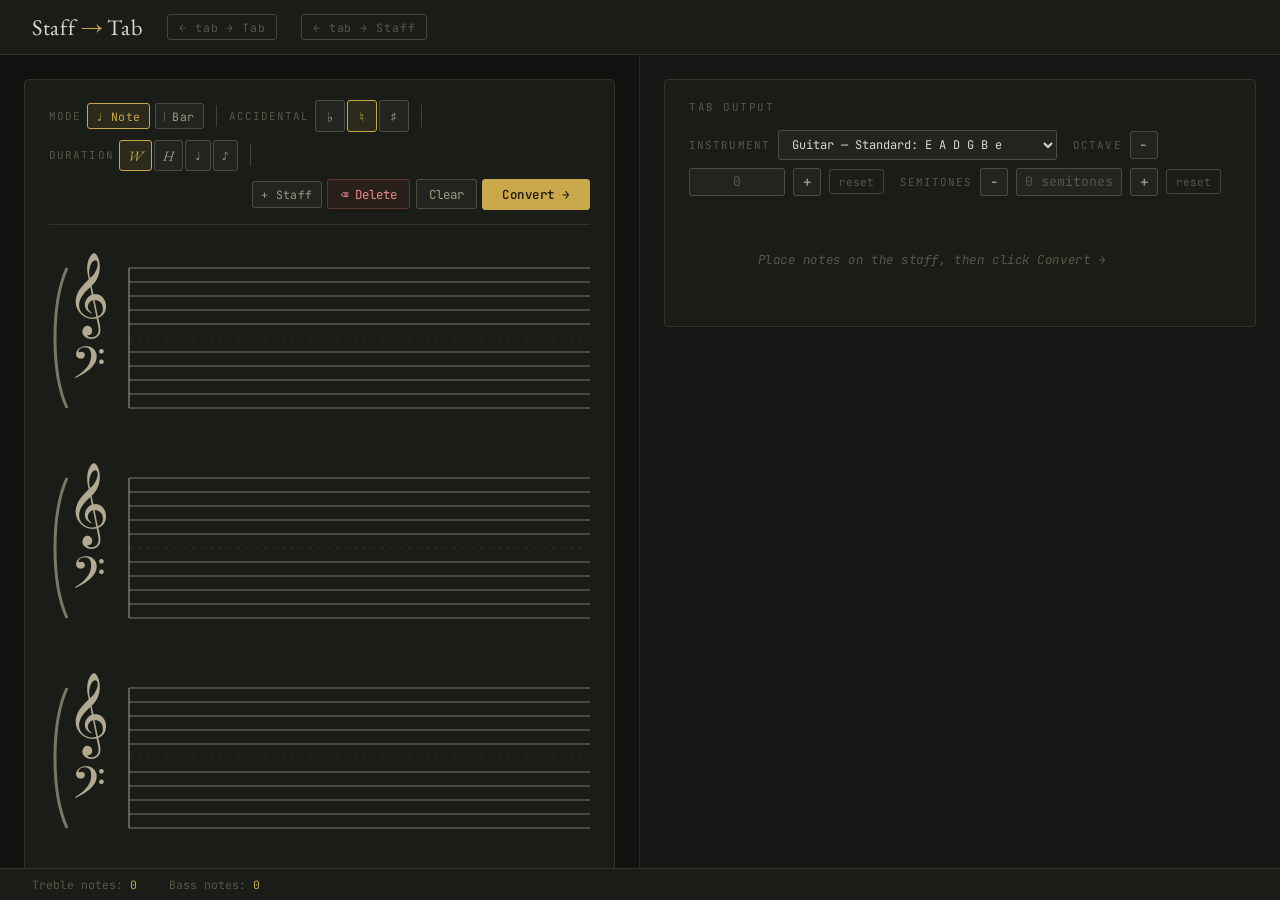
<file: index.html>
<!DOCTYPE html>
<html lang="en">
<head>
<meta charset="UTF-8">
<meta name="viewport" content="width=device-width, initial-scale=1.0">
<title>Staff → Tab</title>
<link href="https://fonts.googleapis.com/css2?family=EB+Garamond:ital,wght@0,400;0,700;1,400&family=JetBrains+Mono:wght@300;400;500&display=swap" rel="stylesheet">
<link rel="stylesheet" href="style.css">
<script src="tab-converter.js"></script>
</head>
<body>

<header>
  <h1>Staff <em>→</em> Tab</h1>
  <a class="nav-link" href="tab-converter.html">← tab → Tab</a>
   <a class="nav-link" href="tab-staff.html">← tab → Staff</a>
</header>

<main>
  <!-- LEFT COLUMN: Staff input -->
  <div class="left-col">
    <div class="staff-section">
      <div class="staff-toolbar">
        <span class="staff-toolbar-group">
          <label>Mode</label>
          <button class="dur-btn active" id="mode-note" onclick="setMode('note')" title="Place notes">♩ Note</button>
          <button class="dur-btn" id="mode-bar" onclick="setMode('bar')" title="Place barline">𝄀 Bar</button>
        </span>

        <span class="staff-toolbar-sep"></span>

        <span class="staff-toolbar-group">
          <label>Accidental</label>
          <div class="accidental-group">
            <button class="acc-btn" id="acc-flat" onclick="setAccidental('b')" title="Flat">♭</button>
            <button class="acc-btn active" id="acc-nat" onclick="setAccidental('')" title="Natural">♮</button>
            <button class="acc-btn" id="acc-sharp" onclick="setAccidental('#')" title="Sharp">♯</button>
          </div>
        </span>

        <span class="staff-toolbar-sep"></span>

        <span class="staff-toolbar-group">
          <label>Duration</label>
          <div class="dur-group">
            <button class="dur-btn active" id="dur-w" onclick="setDuration('w')" title="Whole note" style="font-family:'EB Garamond',serif;font-style:italic;font-size:0.9rem;letter-spacing:0">W</button>
            <button class="dur-btn" id="dur-h" onclick="setDuration('h')" title="Half note" style="font-family:'EB Garamond',serif;font-style:italic;font-size:0.9rem;letter-spacing:0">H</button>
            <button class="dur-btn" id="dur-q" onclick="setDuration('q')" title="Quarter note">♩</button>
            <button class="dur-btn" id="dur-e" onclick="setDuration('e')" title="Eighth note">♪</button>
          </div>
        </span>

        <span class="staff-toolbar-sep"></span>

        <span class="staff-toolbar-group" style="margin-left:auto">
          <button class="dur-btn" onclick="addSystem()" title="Add a grand staff row">+ Staff</button>
          <button class="btn-del" onclick="deleteLastNote()">⌫ Delete</button>
          <button class="btn-clear" onclick="clearAll()">Clear</button>
          <button class="btn-convert" onclick="convertToTab()">Convert →</button>
        </span>
      </div>

      <div class="staff-canvas-wrap">
        <canvas id="grandCanvas" width="1200" height="980"></canvas>
      </div>
    </div>
  </div>

  <!-- RIGHT COLUMN: Tab outputs -->
  <div class="right-col">
    <div class="tab-section">
      <div class="tab-header">
        <h2>Tab Output</h2>
        <div class="transpose-controls">
          <label>Instrument</label>
          <select id="tabTuningSelect" onchange="onTabTuningChange()" style="font-size:0.75rem;padding:0.3rem 0.6rem;">
            <optgroup label="Guitar">
              <option value="standard">Guitar — Standard:  E A D G B e</option>
              <option value="dropD">Guitar — Drop D:  D A D G B e</option>
              <option value="openG">Guitar — Open G:  D G D G B D</option>
              <option value="openE">Guitar — Open E:  E B E G# B E</option>
              <option value="dadgad">Guitar — DADGAD:  D A D G A D</option>
              <option value="crowder">Guitar — Crowder:  E A E E B E</option>
            </optgroup>
            <optgroup label="Strings">
              <option value="violin">Violin:  G D A E</option>
              <option value="viola">Viola:  C G D A</option>
              <option value="cello">Cello:  C G D A</option>
            </optgroup>
          </select>
          <label style="margin-left:0.5rem">Octave</label>
          <button class="transpose-btn" onclick="adjustOctave(-1)" title="Down 1 octave">−</button>
          <div class="transpose-display" id="octaveDisplay"><span class="offset-zero">0</span></div>
          <button class="transpose-btn" onclick="adjustOctave(1)" title="Up 1 octave">+</button>
          <button class="transpose-reset" onclick="resetOctave()">reset</button>
          <label style="margin-left:0.5rem">Semitones</label>
          <button class="transpose-btn" onclick="adjustTabTranspose(-1)" title="Down 1 semitone">−</button>
          <div class="transpose-display" id="tabTransposeDisplay"><span class="offset-zero">0 semitones</span></div>
          <button class="transpose-btn" onclick="adjustTabTranspose(1)" title="Up 1 semitone">+</button>
          <button class="transpose-reset" onclick="resetTabTranspose()">reset</button>
        </div>
      </div>
      <div class="tab-output" id="tabOutput">
        <span class="hint">Place notes on the staff, then click Convert →</span>
      </div>
    </div>
  </div>
</main>

<div class="status-bar" id="statusBar">
  <div>Treble notes: <span id="trebleCount">0</span></div>
  <div>Bass notes: <span id="bassCount">0</span></div>
  <div id="hoverNote" style="margin-left:auto"></div>
</div>

<script>
// ─── State ─────────────────────────────────────────────────────────────────
let accidental = '';
let duration = 'w';
let inputMode = 'note';   // 'note' | 'bar'
let octaveOffset = 0;     // -2 to +2 octaves, applied at conversion
let tabTransposeOffset = 0;
let tabTuningKey = 'standard';
let trebleNotes = [];
let bassNotes = [];
let barlines = [];  // array of x positions (shared across both staves)

// Tuning data and conversion functions are loaded from tab-converter.js

// ─── Staff Layout ───────────────────────────────────────────────────────────
let NUM_SYSTEMS   = 4;            // number of grand-staff rows
const STAFF = {
  lineGap:     14,               // px between staff lines
  leftPad:     90,               // space for brace + clef symbols
  noteRadius:  6,
  beatWidth:   48,               // px per beat slot within a system
  sysMargin:   30,               // px above first system / between systems
  trebleRelTop: 0,               // treble top relative to system top
  bassRelTop:   4 * 14 + 28,    // bass top relative to system top (= 84); gap = 4 diatonic steps × 7px so middle C aligns on both staves
  get sysHeight() {
    return this.bassRelTop + 4 * this.lineGap + 40;
  },
  trebleTop(sys) { return this.sysMargin + sys * (this.sysHeight + this.sysMargin); },
  bassTop(sys)   { return this.trebleTop(sys) + this.bassRelTop; },
};

// Beats per system: fill from leftPad+20 to canvas right edge minus margin
// Computed after canvas is available; placeholder updated in init.
let BEATS_PER_SYS = 8;

// Treble: note positions relative to top staff line (line 0 = E5, counting up = higher)
// We encode each position as steps from a reference.
// Treble clef lines (bottom to top): E4, G4, B4, D5, F5
// Spaces (bottom to top): F4, A4, C5, E5
// We'll map y-click to note name + octave.

// Each "slot" on the staff = one diatonic step
// For treble: top line = F5, slot 0 (topmost)
// slot increments downward: F5, E5, D5, C5, B4, A4, G4, F4, E4, D4, C4...
// We extend with ledger lines above and below.

// Treble clef reference: slot 0 at treble top line → F5
const TREBLE_REF = { note: 'F', octave: 5, slotAtTop: 0 };
// Bass clef reference: slot 0 at bass top line → A3
const BASS_REF   = { note: 'A', octave: 3, slotAtTop: 0 };

const NOTE_NAMES = ['C','D','E','F','G','A','B'];

function slotToNote(slot, ref) {
  const refIdx = NOTE_NAMES.indexOf(ref.note);
  let noteIdx = refIdx - slot;
  let octave = ref.octave;
  while (noteIdx < 0) { noteIdx += 7; octave--; }
  while (noteIdx >= 7) { noteIdx -= 7; octave++; }
  return { note: NOTE_NAMES[noteIdx], octave };
}

// ─── Canvas Setup ──────────────────────────────────────────────────────────
const grandCanvas = document.getElementById('grandCanvas');
const ctx = grandCanvas.getContext('2d');

// ── System/coordinate helpers ──────────────────────────────────────────────
// A note's canvas X encodes both system and beat:
//   globalBeat  = Math.round((x - firstBeatX) / beatWidth)  [0-based across all systems]
//   sys         = Math.floor(globalBeat / BEATS_PER_SYS)
//   localBeat   = globalBeat % BEATS_PER_SYS
//   canvasX     = STAFF.leftPad + 20 + localBeat * STAFF.beatWidth
//   canvasY     = depends on sys + clef

let FIRST_BEAT_X = STAFF.leftPad + 20;

function sysForCanvasY(y) {
  // Which system row does this y belong to?
  for (let s = NUM_SYSTEMS - 1; s >= 0; s--) {
    if (y >= STAFF.trebleTop(s) - STAFF.sysMargin / 2) return s;
  }
  return 0;
}

function clefForY(y) {
  const sys = sysForCanvasY(y);
  const splitY = (STAFF.trebleTop(sys) + 4 * STAFF.lineGap + STAFF.bassTop(sys)) / 2;
  return y < splitY ? 'treble' : 'bass';
}

function staffTopForClef(clef, sys) {
  return clef === 'treble' ? STAFF.trebleTop(sys) : STAFF.bassTop(sys);
}

function getSlotY(slot, clef, sys) {
  return staffTopForClef(clef, sys) + slot * (STAFF.lineGap / 2);
}

function yToSlot(y, clef, sys) {
  return Math.round((y - staffTopForClef(clef, sys)) / (STAFF.lineGap / 2));
}

// Convert a stored note x → { sys, localX }
// Notes store a "globalX" that encodes system + local beat position
function globalXToSysLocal(gx) {
  const beat = Math.round((gx - FIRST_BEAT_X) / STAFF.beatWidth);
  const sys  = Math.floor(beat / BEATS_PER_SYS);
  const local = beat % BEATS_PER_SYS;
  const localX = FIRST_BEAT_X + local * STAFF.beatWidth;
  return { sys: Math.max(0, Math.min(sys, NUM_SYSTEMS - 1)), localX };
}

function snapGlobalX(rawCanvasX, rawCanvasY) {
  const sys = sysForCanvasY(rawCanvasY);
  const local = Math.round((rawCanvasX - FIRST_BEAT_X) / STAFF.beatWidth);
  const clampedLocal = Math.max(0, Math.min(local, BEATS_PER_SYS - 1));
  const globalBeat = sys * BEATS_PER_SYS + clampedLocal;
  return FIRST_BEAT_X + globalBeat * STAFF.beatWidth; // global X
}

// ── Drawing ────────────────────────────────────────────────────────────────
function drawOneSysStaff(sys, clef) {
  const top = staffTopForClef(clef, sys);
  const W = grandCanvas.width;
  ctx.strokeStyle = 'rgba(220,210,180,0.5)';
  ctx.lineWidth = 1;
  for (let i = 0; i < 5; i++) {
    const y = top + i * STAFF.lineGap;
    ctx.beginPath();
    ctx.moveTo(STAFF.leftPad - 10, y);
    ctx.lineTo(W - 20, y);
    ctx.stroke();
  }
  ctx.fillStyle = 'rgba(220,210,180,0.78)';
  ctx.textBaseline = 'middle';
  if (clef === 'treble') {
    ctx.font = '72px serif';
    ctx.fillText('𝄞', 18, top + STAFF.lineGap * 2.2);
  } else {
    ctx.font = '54px serif';
    ctx.fillText('𝄢', 22, top + STAFF.lineGap * 1.5);
  }
}

function drawGrandStaff() {
  const W = grandCanvas.width;
  const H = grandCanvas.height;
  ctx.clearRect(0, 0, W, H);

  for (let sys = 0; sys < NUM_SYSTEMS; sys++) {
    const tTop = STAFF.trebleTop(sys);
    const bBot = STAFF.bassTop(sys) + 4 * STAFF.lineGap;

    drawOneSysStaff(sys, 'treble');
    drawOneSysStaff(sys, 'bass');

    // Brace
    const bx = 12, bTop = tTop, bBot2 = bBot;
    ctx.strokeStyle = 'rgba(220,210,180,0.5)';
    ctx.lineWidth = 3;
    ctx.beginPath();
    ctx.moveTo(bx + 6, bTop);
    ctx.bezierCurveTo(bx - 10, bTop + (bBot2 - bTop) * 0.25,
                      bx - 10, bBot2 - (bBot2 - bTop) * 0.25,
                      bx + 6, bBot2);
    ctx.stroke();
    ctx.lineWidth = 1;

    // Opening barline spanning both staves
    ctx.strokeStyle = 'rgba(220,210,180,0.5)';
    ctx.lineWidth = 1.5;
    ctx.beginPath();
    ctx.moveTo(STAFF.leftPad - 10, tTop);
    ctx.lineTo(STAFF.leftPad - 10, bBot);
    ctx.stroke();

    // Closing barline at end of system
    ctx.beginPath();
    ctx.moveTo(W - 20, tTop);
    ctx.lineTo(W - 20, bBot);
    ctx.stroke();

    // System number label (subtle)
    ctx.fillStyle = 'rgba(220,210,180,0.2)';
    ctx.font = '10px JetBrains Mono, monospace';
    ctx.textBaseline = 'top';
    ctx.fillText(`sys ${sys + 1}`, W - 16, tTop);

    // Middle C dashed guide between treble and bass
    const midCy = getSlotY(10, 'treble', sys);
    ctx.strokeStyle = 'rgba(220,210,180,0.1)';
    ctx.lineWidth = 1;
    ctx.setLineDash([3, 6]);
    ctx.beginPath();
    ctx.moveTo(STAFF.leftPad - 10, midCy);
    ctx.lineTo(W - 20, midCy);
    ctx.stroke();
    ctx.setLineDash([]);
  }
}

function drawNote(gx, slot, acc, dur, selected, clef) {
  const { sys, localX: x } = globalXToSysLocal(gx);
  const y = getSlotY(slot, clef, sys);
  const r = STAFF.noteRadius;

  // Ledger lines
  ctx.strokeStyle = 'rgba(220,210,180,0.45)';
  ctx.lineWidth = 1;
  for (let s = 10; s <= slot; s += 2) {
    const ly = getSlotY(s, clef, sys);
    ctx.beginPath(); ctx.moveTo(x - r - 4, ly); ctx.lineTo(x + r + 4, ly); ctx.stroke();
  }
  for (let s = -2; s >= slot; s -= 2) {
    const ly = getSlotY(s, clef, sys);
    ctx.beginPath(); ctx.moveTo(x - r - 4, ly); ctx.lineTo(x + r + 4, ly); ctx.stroke();
  }

  // Stem
  const isOpen = dur === 'w' || dur === 'h';
  ctx.strokeStyle = selected ? '#c8a84b' : 'rgba(220,210,180,0.7)';
  ctx.lineWidth = 1.5;
  if (dur !== 'w') {
    const stemDir = slot <= 4 ? 1 : -1;
    ctx.beginPath();
    ctx.moveTo(x + r - 1, y);
    ctx.lineTo(x + r - 1, y + stemDir * 30);
    ctx.stroke();
  }

  // Note head
  ctx.fillStyle = selected ? '#c8a84b' : 'rgba(220,210,180,0.88)';
  ctx.strokeStyle = selected ? '#c8a84b' : 'rgba(220,210,180,0.88)';
  ctx.lineWidth = 1.5;
  ctx.beginPath();
  if (isOpen) {
    ctx.ellipse(x, y, r + 1, r - 1.5, -0.2, 0, Math.PI * 2);
    ctx.stroke();
  } else {
    ctx.ellipse(x, y, r + 1, r - 1.5, -0.2, 0, Math.PI * 2);
    ctx.fill();
  }

  // Eighth flag
  if (dur === 'e') {
    ctx.strokeStyle = selected ? '#c8a84b' : 'rgba(220,210,180,0.7)';
    const stemDir = slot <= 4 ? 1 : -1;
    const topY = y + stemDir * 30;
    ctx.beginPath();
    ctx.moveTo(x + r - 1, topY);
    ctx.quadraticCurveTo(x + r + 14, topY + stemDir * 10, x + r + 8, topY + stemDir * 20);
    ctx.stroke();
  }

  // Accidental
  if (acc) {
    ctx.fillStyle = selected ? '#c8a84b' : 'rgba(220,210,180,0.75)';
    ctx.font = '14px serif';
    ctx.textBaseline = 'middle';
    ctx.fillText(acc === '#' ? '♯' : '♭', x - r - 14, y);
  }

  // Note label
  const ref = clef === 'treble' ? TREBLE_REF : BASS_REF;
  const { note, octave: oc } = slotToNote(slot, ref);
  ctx.fillStyle = selected ? 'rgba(200,168,75,0.7)' : 'rgba(220,210,180,0.35)';
  ctx.font = '9px JetBrains Mono, monospace';
  ctx.textAlign = 'center';
  ctx.textBaseline = 'top';
  ctx.fillText(note + (acc||'') + oc, x, y + r + 3);
  ctx.textAlign = 'left';
  ctx.textBaseline = 'alphabetic';
}

function drawGhostNote(localX, slot, acc, clef, sys) {
  const y = getSlotY(slot, clef, sys);
  const r = STAFF.noteRadius;
  const ref = clef === 'treble' ? TREBLE_REF : BASS_REF;

  // Horizontal guide line across this system's staff
  ctx.strokeStyle = 'rgba(200,168,75,0.18)';
  ctx.lineWidth = 1;
  ctx.setLineDash([4, 4]);
  ctx.beginPath();
  ctx.moveTo(STAFF.leftPad - 10, y);
  ctx.lineTo(grandCanvas.width - 20, y);
  ctx.stroke();
  ctx.setLineDash([]);

  // Ghost ledger lines
  ctx.strokeStyle = 'rgba(200,168,75,0.4)';
  ctx.lineWidth = 1;
  for (let s = 10; s <= slot; s += 2) {
    const ly = getSlotY(s, clef, sys);
    ctx.beginPath(); ctx.moveTo(localX - r - 5, ly); ctx.lineTo(localX + r + 5, ly); ctx.stroke();
  }
  for (let s = -2; s >= slot; s -= 2) {
    const ly = getSlotY(s, clef, sys);
    ctx.beginPath(); ctx.moveTo(localX - r - 5, ly); ctx.lineTo(localX + r + 5, ly); ctx.stroke();
  }

  // Ghost note head
  ctx.strokeStyle = 'rgba(200,168,75,0.7)';
  ctx.fillStyle = 'rgba(200,168,75,0.18)';
  ctx.lineWidth = 1.5;
  ctx.beginPath();
  ctx.ellipse(localX, y, r + 1, r - 1.5, -0.2, 0, Math.PI * 2);
  ctx.fill();
  ctx.stroke();

  // Note label
  const { note, octave } = slotToNote(slot, ref);
  const label = note + (acc === '#' ? '♯' : acc === 'b' ? '♭' : '') + octave;
  ctx.font = 'bold 11px JetBrains Mono, monospace';
  ctx.fillStyle = 'rgba(200,168,75,0.9)';
  ctx.textAlign = 'center';
  ctx.textBaseline = slot <= 4 ? 'bottom' : 'top';
  ctx.fillText(label, localX, slot <= 4 ? y - r - 5 : y + r + 5);
  ctx.textAlign = 'left';
  ctx.textBaseline = 'alphabetic';

  if (acc) {
    ctx.fillStyle = 'rgba(200,168,75,0.75)';
    ctx.font = '14px serif';
    ctx.textBaseline = 'middle';
    ctx.fillText(acc === '#' ? '♯' : '♭', localX - r - 14, y);
    ctx.textBaseline = 'alphabetic';
  }
}

function drawGhostBarline(localX, sys) {
  const tTop = STAFF.trebleTop(sys);
  const bBot = STAFF.bassTop(sys) + 4 * STAFF.lineGap;
  ctx.strokeStyle = 'rgba(200,168,75,0.55)';
  ctx.lineWidth = 1.5;
  ctx.setLineDash([5, 4]);
  ctx.beginPath();
  ctx.moveTo(localX, tTop - 10);
  ctx.lineTo(localX, bBot + 10);
  ctx.stroke();
  ctx.setLineDash([]);
}

function drawGrandBarlines() {
  // Barlines stored as globalX; render per system
  barlines.forEach(gx => {
    const { sys, localX } = globalXToSysLocal(gx);
    const tTop = STAFF.trebleTop(sys);
    const bBot = STAFF.bassTop(sys) + 4 * STAFF.lineGap;
    ctx.strokeStyle = 'rgba(220,210,180,0.7)';
    ctx.lineWidth = 1.5;
    ctx.beginPath();
    ctx.moveTo(localX, tTop);
    ctx.lineTo(localX, bBot);
    ctx.stroke();
  });
}

function redrawAll(hover) {
  drawGrandStaff();
  drawGrandBarlines();
  trebleNotes.forEach(n => drawNote(n.x, n.slot, n.accidental, n.duration, n.selected, 'treble'));
  bassNotes.forEach(n   => drawNote(n.x, n.slot, n.accidental, n.duration, n.selected, 'bass'));
  if (hover && !hover.barline) {
    drawGhostNote(hover.localX, hover.slot, accidental, hover.clef, hover.sys);
  }
  if (hover && hover.barline) {
    drawGhostBarline(hover.localX, hover.sys);
  }
}

// ─── Hover State ───────────────────────────────────────────────────────────
let hoverState = null; // { clef, slot, x } or { clef, barline:true, x } or null

// ─── Click Handling ────────────────────────────────────────────────────────
function getCanvasCoords(e) {
  const rect = grandCanvas.getBoundingClientRect();
  const scaleX = grandCanvas.width / rect.width;
  const scaleY = grandCanvas.height / rect.height;
  return {
    x: (e.clientX - rect.left) * scaleX,
    y: (e.clientY - rect.top) * scaleY,
  };
}

grandCanvas.addEventListener('click', (e) => {
  const { x, y } = getCanvasCoords(e);
  if (x < STAFF.leftPad) return;

  const sys    = sysForCanvasY(y);
  const gx     = snapGlobalX(x, y);
  const { localX } = globalXToSysLocal(gx);

  if (inputMode === 'bar') {
    if (!barlines.includes(gx)) {
      barlines.push(gx);
      barlines.sort((a, b) => a - b);
    }
    redrawAll(hoverState);
    return;
  }

  const clef  = clefForY(y);
  const notes = clef === 'treble' ? trebleNotes : bassNotes;
  const ref   = clef === 'treble' ? TREBLE_REF  : BASS_REF;
  const slot  = yToSlot(y, clef, sys);
  if (slot < -6 || slot > 14) return;

  trebleNotes.forEach(n => n.selected = false);
  bassNotes.forEach(n => n.selected = false);
  notes.push({
    slot, x: gx, accidental, duration, selected: true,
    ...slotToNote(slot, ref),
  });
  notes.sort((a, b) => a.x - b.x);
  redrawAll(hoverState);
  updateStatus();
});

grandCanvas.addEventListener('mousemove', (e) => {
  const { x, y } = getCanvasCoords(e);
  const statusEl = document.getElementById('hoverNote');
  if (x < STAFF.leftPad) { hoverState = null; redrawAll(null); statusEl.textContent = ''; return; }

  const sys       = sysForCanvasY(y);
  const gx        = snapGlobalX(x, y);
  const { localX } = globalXToSysLocal(gx);

  if (inputMode === 'bar') {
    hoverState = { barline: true, localX, sys };
    redrawAll(hoverState);
    statusEl.textContent = '→ Barline';
    return;
  }

  const clef = clefForY(y);
  const ref  = clef === 'treble' ? TREBLE_REF : BASS_REF;
  const slot = yToSlot(y, clef, sys);
  if (slot < -6 || slot > 14) { hoverState = null; redrawAll(null); statusEl.textContent = ''; return; }

  hoverState = { clef, slot, localX, sys };
  redrawAll(hoverState);

  const { note, octave } = slotToNote(slot, ref);
  statusEl.textContent = `→ ${note}${accidental === '#' ? '♯' : accidental === 'b' ? '♭' : '♮'}${octave}  (${clef === 'treble' ? 'Treble' : 'Bass'}, sys ${sys + 1})`;
});

grandCanvas.addEventListener('mouseleave', () => {
  hoverState = null;
  redrawAll(null);
  document.getElementById('hoverNote').textContent = '';
});

// ─── Controls ──────────────────────────────────────────────────────────────
function setMode(mode) {
  inputMode = mode;
  document.getElementById('mode-note').classList.toggle('active', mode === 'note');
  document.getElementById('mode-bar').classList.toggle('active', mode === 'bar');
  grandCanvas.style.cursor = mode === 'bar' ? 'col-resize' : 'crosshair';
}
function setAccidental(acc) {
  accidental = acc;
  ['flat','nat','sharp'].forEach(k => document.getElementById('acc-'+k).classList.remove('active'));
  const map = { 'b': 'flat', '': 'nat', '#': 'sharp' };
  document.getElementById('acc-' + map[acc]).classList.add('active');
}

function setDuration(dur) {
  duration = dur;
  ['w','h','q','e'].forEach(k => document.getElementById('dur-'+k).classList.remove('active'));
  document.getElementById('dur-' + dur).classList.add('active');
}

function deleteLastNote() {
  if (inputMode === 'bar' && barlines.length) {
    barlines.pop();
    redrawAll(hoverState);
    return;
  }
  let sel = trebleNotes.findIndex(n => n.selected);
  if (sel >= 0) { trebleNotes.splice(sel, 1); }
  else {
    sel = bassNotes.findIndex(n => n.selected);
    if (sel >= 0) { bassNotes.splice(sel, 1); }
    else if (trebleNotes.length) trebleNotes.pop();
    else if (bassNotes.length) bassNotes.pop();
    else if (barlines.length) barlines.pop();
  }
  redrawAll(hoverState);
  updateStatus();
}

function clearAll() {
  trebleNotes = [];
  bassNotes = [];
  barlines = [];
  hoverState = null;
  redrawAll(null);
  document.getElementById('tabOutput').innerHTML = '<span class="hint">Place notes on the staff, then click Convert →</span>';
  
  updateStatus();
}

function updateStatus() {
  document.getElementById('trebleCount').textContent = trebleNotes.length;
  document.getElementById('bassCount').textContent = bassNotes.length;
}

function refreshOutput() {
  if (hasConvertedOutput()) convertToTab();
}

function adjustTabTranspose(delta) {
  tabTransposeOffset = Math.max(-12, Math.min(12, tabTransposeOffset + delta));
  document.getElementById('tabTransposeDisplay').innerHTML = transposeLabel(tabTransposeOffset);
  if (hasConvertedOutput()) convertToTab();
}

function resetTabTranspose() {
  tabTransposeOffset = 0;
  document.getElementById('tabTransposeDisplay').innerHTML = transposeLabel(0);
  if (hasConvertedOutput()) convertToTab();
}

function onTabTuningChange() {
  tabTuningKey = document.getElementById('tabTuningSelect').value;
  if (hasConvertedOutput()) convertToTab();
}

function hasConvertedOutput() {
  const el = document.getElementById('tabOutput');
  return el.textContent.trim() && !el.querySelector('.hint');
}

function convertToTab() {
  const allNotes = [
    ...trebleNotes.map(n => ({ ...n, clef: 'treble' })),
    ...bassNotes.map(n => ({ ...n, clef: 'bass' })),
  ].sort((a, b) => a.x - b.x);

  if (!allNotes.length) {
    document.getElementById('tabOutput').innerHTML = '<span class="hint">No notes placed yet.</span>';
    return;
  }

  const beats = [];
  allNotes.forEach(note => {
    const existing = beats.find(b => Math.abs(b.x - note.x) < 8);
    if (existing) existing.notes.push(note);
    else beats.push({ x: note.x, notes: [note] });
  });

  document.getElementById('tabOutput').textContent = buildStaffTabOutput(tabTuningKey, tabTransposeOffset + octaveOffset * 12, beats, barlines, BEATS_PER_SYS, STAFF.beatWidth);
}

function addSystem() {
  NUM_SYSTEMS++;
  grandCanvas.height = STAFF.sysMargin + NUM_SYSTEMS * (STAFF.sysHeight + STAFF.sysMargin);
  redrawAll(hoverState);
}

// ─── Init ──────────────────────────────────────────────────────────────────
// Compute how many beats fit across the staff width
FIRST_BEAT_X = STAFF.leftPad + 20;
const STAFF_RIGHT = grandCanvas.width - 20;
BEATS_PER_SYS = Math.floor((STAFF_RIGHT - FIRST_BEAT_X) / STAFF.beatWidth);

// Resize canvas height to exactly fit NUM_SYSTEMS
grandCanvas.height = STAFF.sysMargin + NUM_SYSTEMS * (STAFF.sysHeight + STAFF.sysMargin);

document.getElementById('mode-note').classList.add('active');
redrawAll(null);
updateStatus();
</script>
</body>
</html>
</file>
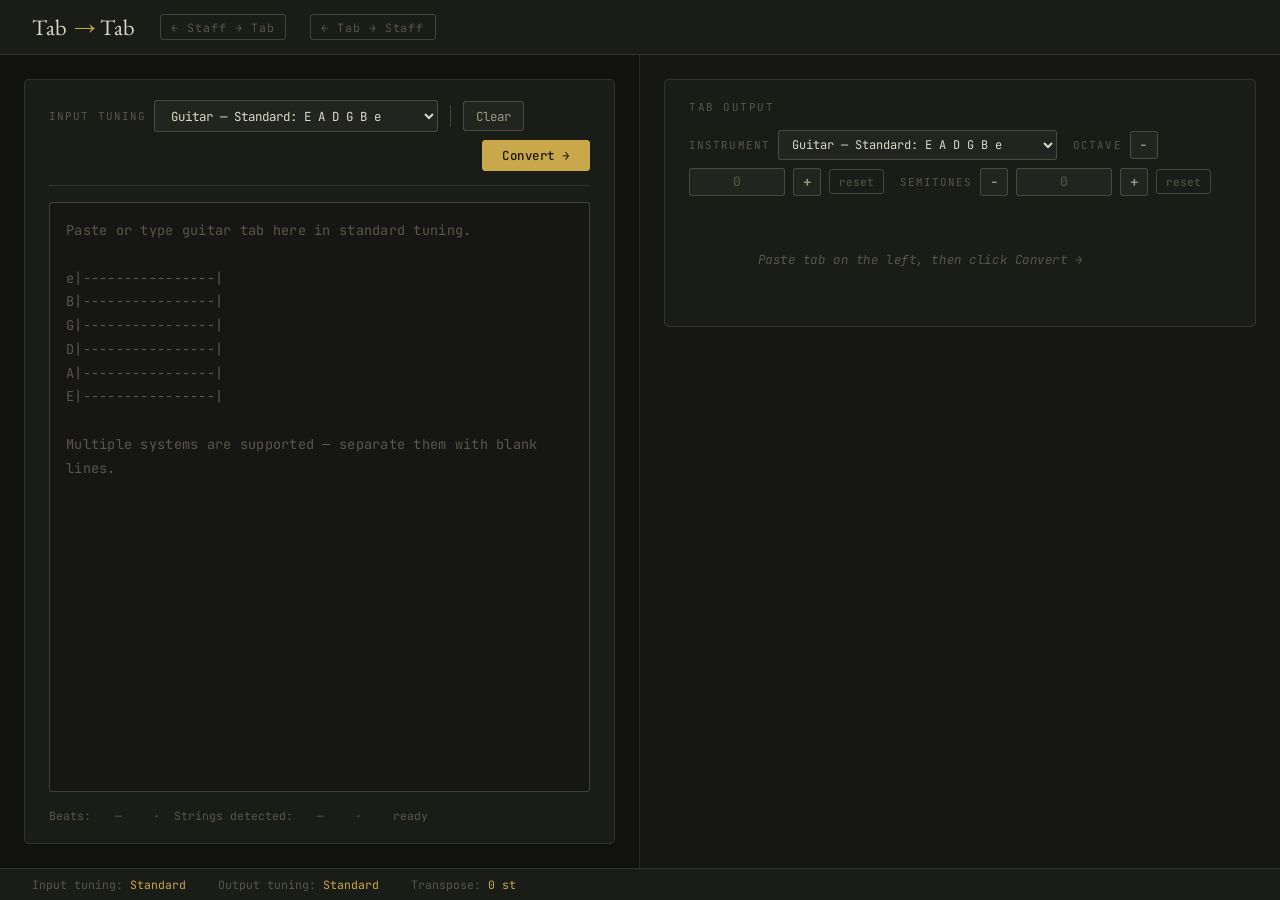
<file: tab-converter.html>
<!DOCTYPE html>
<html lang="en">
<head>
<meta charset="UTF-8">
<meta name="viewport" content="width=device-width, initial-scale=1.0">
<title>Tab → Tab</title>
<link href="https://fonts.googleapis.com/css2?family=EB+Garamond:ital,wght@0,400;0,700;1,400&family=JetBrains+Mono:wght@300;400;500&display=swap" rel="stylesheet">
<link rel="stylesheet" href="./style.css">
<script src="tab-converter.js"></script>
</head>
<body>

<header>
  <h1>Tab <em>→</em> Tab</h1>
  <a class="nav-link" href="home.html">← Staff → Tab</a>
  <a class="nav-link" href="tab-staff.html">← Tab → Staff</a>
</header>

<main>
  <!-- LEFT COLUMN: Tab input -->
  <div class="left-col">
    <div class="input-section">
      <div class="input-controls">
        <label>Input Tuning</label>
        <select id="inputTuningSelect" onchange="onInputTuningChange()">
          <optgroup label="Guitar">
            <option value="standard" selected>Guitar — Standard:  E A D G B e</option>
            <option value="dropD">Guitar — Drop D:  D A D G B e</option>
            <option value="openG">Guitar — Open G:  D G D G B D</option>
            <option value="openE">Guitar — Open E:  E B E G# B E</option>
            <option value="dadgad">Guitar — DADGAD:  D A D G A D</option>
            <option value="crowder">Guitar — Crowder:  E A E E B E</option>
          </optgroup>
          <optgroup label="Strings">
            <option value="violin">Violin:  G D A E</option>
            <option value="viola">Viola:  C G D A</option>
            <option value="cello">Cello:  C G D A</option>
          </optgroup>
        </select>

        <span class="sep"></span>

        <button class="btn-clear" onclick="clearAll()">Clear</button>
        <button class="btn-convert" onclick="convertTab()" style="margin-left:auto">Convert →</button>
      </div>

      <textarea id="tabInput" spellcheck="false"
        placeholder="Paste or type guitar tab here in standard tuning.&#10;&#10;e|----------------|&#10;B|----------------|&#10;G|----------------|&#10;D|----------------|&#10;A|----------------|&#10;E|----------------|&#10;&#10;Multiple systems are supported — separate them with blank lines."
        oninput="onInputChange()"></textarea>

      <div class="parse-info" id="parseInfo">
        Beats: <span id="beatCount">—</span>
        &nbsp;·&nbsp; Strings detected: <span id="stringCount">—</span>
        &nbsp;·&nbsp; <span id="parseStatus">ready</span>
      </div>
    </div>

  </div>

  <!-- RIGHT COLUMN: Tab outputs -->
  <div class="right-col">
    <div class="tab-section">
      <div class="tab-header">
        <h2>Tab Output</h2>
        <div class="transpose-controls">
          <label>Instrument</label>
          <select id="tabTuningSelect" onchange="onTabTuningChange()" style="font-size:0.75rem;padding:0.3rem 0.6rem;">
            <optgroup label="Guitar">
              <option value="standard">Guitar — Standard:  E A D G B e</option>
              <option value="dropD">Guitar — Drop D:  D A D G B e</option>
              <option value="openG">Guitar — Open G:  D G D G B D</option>
              <option value="openE">Guitar — Open E:  E B E G# B E</option>
              <option value="dadgad">Guitar — DADGAD:  D A D G A D</option>
              <option value="crowder">Guitar — Crowder:  E A E E B E</option>
            </optgroup>
            <optgroup label="Strings">
              <option value="violin">Violin:  G D A E</option>
              <option value="viola">Viola:  C G D A</option>
              <option value="cello">Cello:  C G D A</option>
            </optgroup>
          </select>
          <label style="margin-left:0.5rem">Octave</label>
          <button class="transpose-btn" onclick="adjustOctave(-1)" title="Down 1 octave">−</button>
          <div class="transpose-display" id="octaveDisplay"><span class="offset-zero">0</span></div>
          <button class="transpose-btn" onclick="adjustOctave(1)" title="Up 1 octave">+</button>
          <button class="transpose-reset" onclick="resetOctave()">reset</button>
          <label style="margin-left:0.5rem">Semitones</label>
          <button class="transpose-btn" onclick="adjustTranspose(-1)" title="Down 1 semitone">−</button>
          <div class="transpose-display" id="transposeDisplay"><span class="offset-zero">0</span></div>
          <button class="transpose-btn" onclick="adjustTranspose(1)" title="Up 1 semitone">+</button>
          <button class="transpose-reset" onclick="resetTranspose()">reset</button>
        </div>
      </div>
      <div class="tab-output" id="tabOutput">
        <span class="hint">Paste tab on the left, then click Convert →</span>
      </div>
    </div>
  </div>
</main>

<div class="status-bar">
  <div>Input tuning: <span id="statusInput">Standard</span></div>
  <div>Output tuning: <span id="statusOutput">Standard</span></div>
  <div>Transpose: <span id="statusTranspose">0 st</span></div>
</div>

<script>
// Tuning data and conversion functions are loaded from tab-converter.js

// ─── State ──────────────────────────────────────────────────────────────────
let transposeOffset = 0;
let octaveOffset    = 0;
let inputTuningKey  = 'standard';
let outputTuningKey = 'standard';
let parsedBeats      = [];   // [{ pitches: [p0..p5 | null], barBefore: bool, width: number }]
let parsedRowLengths = [];   // beats per input system row
let hasOutput        = false;

// ─── Tab Parsing ────────────────────────────────────────────────────────────
// Matches a tab line: optional whitespace, string name, optional whitespace, |
const TAB_LINE_RE = /^\s*([eEADGBbgd])\s*\|(.*)$/;

function parseTabInput(text) {
  const rawLines = text.split('\n');
  const blocks = [];
  let current = [];

  rawLines.forEach(raw => {
    const m = raw.match(TAB_LINE_RE);
    if (m) {
      current.push({ name: m[1], content: m[2] });
    } else {
      if (current.length >= 3) blocks.push(current);
      current = [];
    }
  });
  if (current.length >= 3) blocks.push(current);

  const allBeats = [];
  const rowLengths = [];
  blocks.forEach(block => {
    const before = allBeats.length;
    parseBlock(block, allBeats);
    rowLengths.push(allBeats.length - before);
  });
  return { beats: allBeats, rowLengths };
}

function resolveStringIndex(name, posInBlock, blockLen, inputKey) {
  const numStrings = TUNING_OPEN[inputKey].length;
  const map6 = { e: 5, E: null, B: 4, b: 4, G: 3, g: 3, D: 2, d: 2, A: 1, a: 1 };
  if (numStrings === 4) return numStrings - 1 - posInBlock;
  const canonical = map6[name];
  if (canonical !== null && canonical !== undefined) return canonical;
  return posInBlock < blockLen / 2 ? 5 : 0;
}

function parseBlock(block, allBeats) {
  const inputKey = inputTuningKey;
  const numStrings = TUNING_OPEN[inputKey].length;

  const lines = block.map((l, pos) => ({
    name: l.name,
    content: l.content,
    si: resolveStringIndex(l.name, pos, block.length, inputKey),
  }));

  const maxLen = Math.max(...lines.map(l => l.content.length), 0);

  const barCols = new Set();
  for (let col = 0; col < maxLen; col++) {
    if (lines.every(l => (l.content[col] || '') === '|')) barCols.add(col);
  }

  const beatCols = [];
  let col = 0;
  while (col < maxLen) {
    if (barCols.has(col)) { col++; continue; }
    const hasDigit = lines.some(l => /\d/.test(l.content[col] || ''));
    const hasX     = lines.some(l => (l.content[col] || '') === 'x');
    if (!hasDigit && !hasX) { col++; continue; }

    const pitches = new Array(numStrings).fill(null);
    let fretLen = 1;
    lines.forEach(l => {
      if (l.si < 0 || l.si >= numStrings) return;
      const ch = l.content[col] || '';
      if (ch === 'x') return;
      if (!/\d/.test(ch)) return;
      let numStr = ch;
      const ch2 = l.content[col + 1] || '';
      if (/\d/.test(ch2)) { numStr += ch2; fretLen = Math.max(fretLen, 2); }
      pitches[l.si] = openPitch(inputKey, l.si) + parseInt(numStr, 10);
    });

    beatCols.push({ col, pitches, fretLen });
    col += fretLen;
  }

  // Second pass: compute column widths and barBefore using beatCols (not allBeats)
  beatCols.forEach((bc, i) => {
    // Width = chars until next beat, trimming any trailing barline columns
    let end = i + 1 < beatCols.length ? beatCols[i + 1].col : maxLen;
    while (end > bc.col + bc.fretLen && barCols.has(end - 1)) end--;
    bc.width = end - bc.col;

    // barBefore: is there a barline column between the previous beat and this one?
    if (i > 0) {
      const prevEnd = beatCols[i - 1].col + beatCols[i - 1].fretLen;
      bc.barBefore = false;
      for (let c = prevEnd; c < bc.col; c++) {
        if (barCols.has(c)) { bc.barBefore = true; break; }
      }
    } else {
      bc.barBefore = false;
    }
  });

  beatCols.forEach(bc => allBeats.push({ pitches: bc.pitches, barBefore: bc.barBefore, width: bc.width }));
}


// ─── Controls ───────────────────────────────────────────────────────────────
function refreshOutput() {
  if (hasOutput) renderOutput();
}

function adjustTranspose(delta) {
  transposeOffset = Math.max(-12, Math.min(12, transposeOffset + delta));
  const el = document.getElementById('transposeDisplay');
  if (transposeOffset === 0) {
    el.innerHTML = '<span class="offset-zero">0</span>';
  } else {
    const arrow = transposeOffset > 0 ? '↑' : '↓';
    const sign  = transposeOffset > 0 ? '+' : '';
    el.innerHTML = `<span class="offset-val">${arrow}${Math.abs(transposeOffset)} st &nbsp;(${sign}${transposeOffset})</span>`;
  }
  document.getElementById('statusTranspose').textContent = transposeOffset + ' st';
  if (hasOutput) renderOutput();
}

function resetTranspose() {
  transposeOffset = 0;
  document.getElementById('transposeDisplay').innerHTML = '<span class="offset-zero">0</span>';
  document.getElementById('statusTranspose').textContent = '0 st';
  if (hasOutput) renderOutput();
}

function onInputTuningChange() {
  inputTuningKey = document.getElementById('inputTuningSelect').value;
  document.getElementById('statusInput').textContent = TUNING_LABEL[inputTuningKey];
  onInputChange();
}

function onTabTuningChange() {
  outputTuningKey = document.getElementById('tabTuningSelect').value;
  document.getElementById('statusOutput').textContent = TUNING_LABEL[outputTuningKey];
  if (hasOutput) renderOutput();
}

function onInputChange() {
  const text = document.getElementById('tabInput').value;
  if (!text.trim()) {
    document.getElementById('beatCount').textContent = '—';
    document.getElementById('stringCount').textContent = '—';
    document.getElementById('parseStatus').innerHTML = 'ready';
    parsedBeats = [];
    return;
  }

  try {
    const { beats, rowLengths } = parseTabInput(text);
    parsedBeats = beats;
    parsedRowLengths = rowLengths;

    // Count distinct string indices seen
    const seenStrings = new Set();
    beats.forEach(b => b.pitches.forEach((p, si) => { if (p !== null) seenStrings.add(si); }));

    document.getElementById('beatCount').textContent = beats.length;
    document.getElementById('stringCount').textContent = seenStrings.size;
    document.getElementById('parseStatus').innerHTML =
      beats.length > 0
        ? '<span class="ok">✓ parsed</span>'
        : '<span class="err">no beats found — check format</span>';
  } catch (e) {
    document.getElementById('parseStatus').innerHTML = '<span class="err">parse error</span>';
  }
}

function renderOutput() {
  const el = document.getElementById('tabOutput');
  if (!parsedBeats.length) {
    el.innerHTML = '<span class="hint">No beats found in input. Check the format guide.</span>';
    hasOutput = false;
    return;
  }
  el.textContent = buildTabOutput(parsedBeats, outputTuningKey, transposeOffset + octaveOffset * 12, parsedRowLengths);
  hasOutput = true;
}

function convertTab() {
  onInputChange();
  renderOutput();
}

function clearAll() {
  document.getElementById('tabInput').value = '';
  document.getElementById('tabOutput').innerHTML = '<span class="hint">Paste tab on the left, then click Convert →</span>';
  document.getElementById('beatCount').textContent = '—';
  document.getElementById('stringCount').textContent = '—';
  document.getElementById('parseStatus').innerHTML = 'ready';
  parsedBeats = [];
  parsedRowLengths = [];
  hasOutput = false;
}


// ─── Init ────────────────────────────────────────────────────────────────────
document.getElementById('statusInput').textContent = TUNING_LABEL[inputTuningKey];
document.getElementById('statusOutput').textContent = TUNING_LABEL[outputTuningKey];
</script>
</body>
</html>
</file>
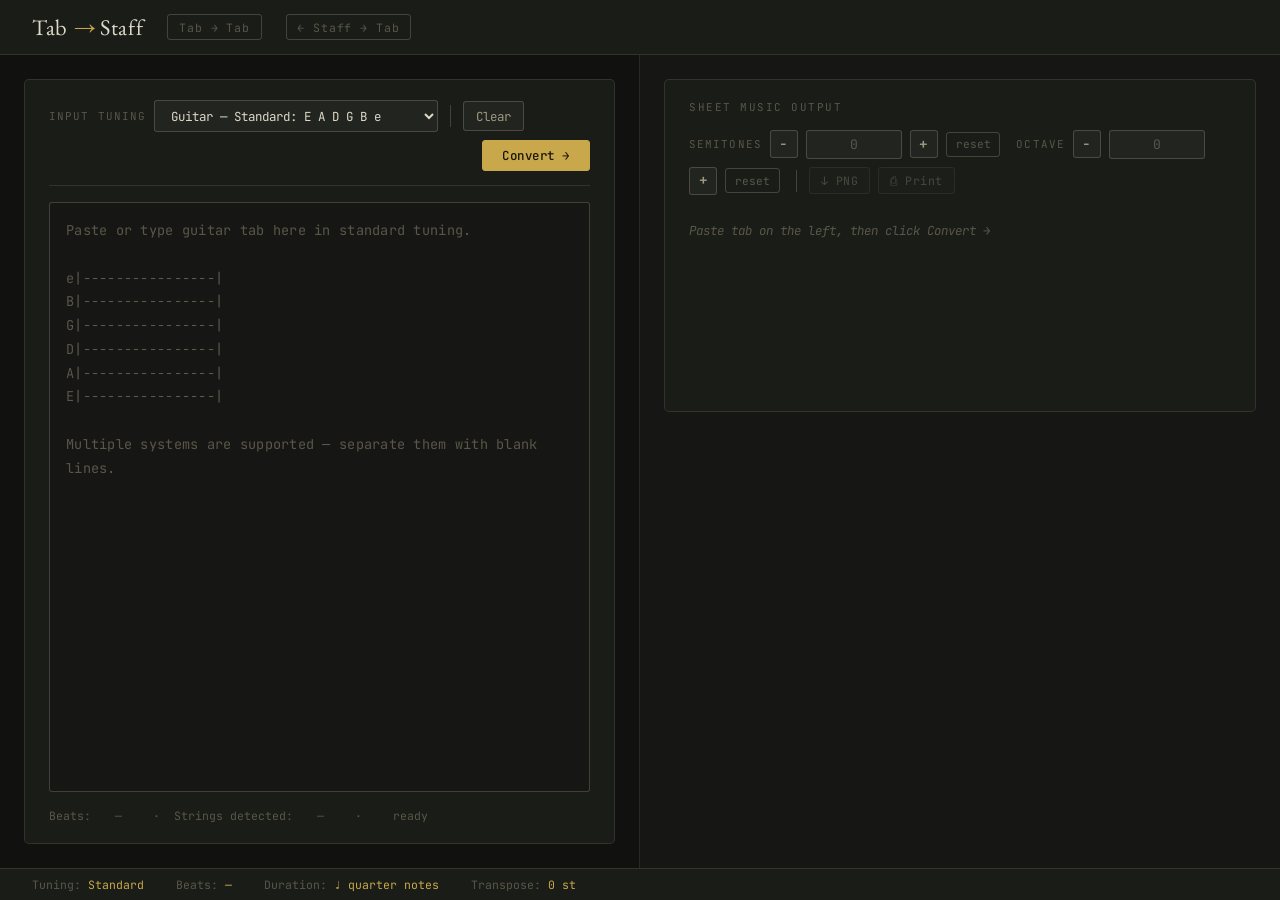
<file: tab-staff.html>
<!DOCTYPE html>
<html lang="en">
<head>
<meta charset="UTF-8">
<meta name="viewport" content="width=device-width, initial-scale=1.0">
<title>Tab → Staff</title>
<link href="https://fonts.googleapis.com/css2?family=EB+Garamond:ital,wght@0,400;0,700;1,400&family=JetBrains+Mono:wght@300;400;500&display=swap" rel="stylesheet">
<link rel="stylesheet" href="./style.css">
<script src="tab-converter.js"></script>
<style>
.btn-export {
  font-family: 'JetBrains Mono', monospace;
  font-size: 0.72rem;
  padding: 0.3rem 0.7rem;
  background: var(--surface2);
  border: 1px solid var(--border2);
  border-radius: 3px;
  color: var(--ink2);
  cursor: pointer;
  transition: all 0.15s;
  letter-spacing: 0.04em;
}
.btn-export:hover:not(:disabled) { color: var(--gold); border-color: var(--gold); }
.btn-export:disabled { opacity: 0.35; cursor: default; }
</style>
</head>
<body>

<header>
  <h1>Tab <em>→</em> Staff</h1>
  <a class="nav-link" href="tab-converter.html">Tab → Tab</a>
  <a class="nav-link" href="home.html">← Staff → Tab</a>
</header>

<main>
  <!-- LEFT COLUMN: Tab input -->
  <div class="left-col">
    <div class="input-section">
      <div class="input-controls">
        <label>Input Tuning</label>
        <select id="inputTuningSelect" onchange="onInputTuningChange()">
          <optgroup label="Guitar">
            <option value="standard" selected>Guitar — Standard:  E A D G B e</option>
            <option value="dropD">Guitar — Drop D:  D A D G B e</option>
            <option value="openG">Guitar — Open G:  D G D G B D</option>
            <option value="openE">Guitar — Open E:  E B E G# B E</option>
            <option value="dadgad">Guitar — DADGAD:  D A D G A D</option>
            <option value="crowder">Guitar — Crowder:  E A E E B E</option>
          </optgroup>
          <optgroup label="Strings">
            <option value="violin">Violin:  G D A E</option>
            <option value="viola">Viola:  C G D A</option>
            <option value="cello">Cello:  C G D A</option>
          </optgroup>
        </select>
        <span class="sep"></span>
        <button class="btn-clear" onclick="clearAll()">Clear</button>
        <button class="btn-convert" onclick="convertTab()" style="margin-left:auto">Convert →</button>
      </div>

      <textarea id="tabInput" spellcheck="false"
        placeholder="Paste or type guitar tab here in standard tuning.&#10;&#10;e|----------------|&#10;B|----------------|&#10;G|----------------|&#10;D|----------------|&#10;A|----------------|&#10;E|----------------|&#10;&#10;Multiple systems are supported — separate them with blank lines."
        oninput="onInputChange()"></textarea>

      <div class="parse-info" id="parseInfo">
        Beats: <span id="beatCount">—</span>
        &nbsp;·&nbsp; Strings detected: <span id="stringCount">—</span>
        &nbsp;·&nbsp; <span id="parseStatus">ready</span>
      </div>
    </div>
  </div>

  <!-- RIGHT COLUMN: Staff canvas -->
  <div class="right-col">
    <div class="staff-section">
      <div class="tab-header">
        <h2>Sheet Music Output</h2>
        <div class="transpose-controls">
          <label>Semitones</label>
          <button class="transpose-btn" onclick="adjustTranspose(-1)" title="Down 1 semitone">−</button>
          <div class="transpose-display" id="transposeDisplay"><span class="offset-zero">0</span></div>
          <button class="transpose-btn" onclick="adjustTranspose(1)" title="Up 1 semitone">+</button>
          <button class="transpose-reset" onclick="resetTranspose()">reset</button>
          <label style="margin-left:0.5rem">Octave</label>
          <button class="transpose-btn" onclick="adjustOctave(-1)" title="Down 1 octave">−</button>
          <div class="transpose-display" id="octaveDisplay"><span class="offset-zero">0</span></div>
          <button class="transpose-btn" onclick="adjustOctave(1)" title="Up 1 octave">+</button>
          <button class="transpose-reset" onclick="resetOctave()">reset</button>
          <span class="sep" style="margin-left:0.5rem"></span>
          <button class="btn-export" id="btnPng"   onclick="exportPNG()"   disabled title="Download as PNG">↓ PNG</button>
          <button class="btn-export" id="btnPrint" onclick="printScore()"  disabled title="Print / Save as PDF">⎙ Print</button>
        </div>
      </div>
      <div id="staffWrap" class="staff-canvas-wrap" style="min-height:180px;padding:0.5rem 0;">
        <span class="hint" id="staffHint">Paste tab on the left, then click Convert →</span>
        <canvas id="staffCanvas" style="display:none"></canvas>
      </div>
    </div>
  </div>
</main>

<div class="status-bar">
  <div>Tuning: <span id="statusInput">Standard</span></div>
  <div>Beats: <span id="statusBeats">—</span></div>
  <div>Duration: <span id="statusDuration">♩ quarter notes</span></div>
  <div>Transpose: <span id="statusTranspose">0 st</span></div>
</div>

<script>
// ─── State ───────────────────────────────────────────────────────────────────
let transposeOffset = 0;
let octaveOffset    = 0;   // used by tab-converter.js adjustOctave/resetOctave
let inputTuningKey  = 'standard';
let parsedBeats     = [];
let parsedRowLengths = [];
let hasOutput       = false;

// ─── Tab Parsing (mirrors tab-converter.html) ────────────────────────────────
const TAB_LINE_RE = /^\s*([eEADGBbgd])\s*\|(.*)$/;

function parseTabInput(text) {
  const rawLines = text.split('\n');
  const blocks = [];
  let current = [];
  rawLines.forEach(raw => {
    const m = raw.match(TAB_LINE_RE);
    if (m) current.push({ name: m[1], content: m[2] });
    else {
      if (current.length >= 3) blocks.push(current);
      current = [];
    }
  });
  if (current.length >= 3) blocks.push(current);
  const allBeats = [], rowLengths = [];
  blocks.forEach(block => {
    const before = allBeats.length;
    parseBlock(block, allBeats);
    rowLengths.push(allBeats.length - before);
  });
  return { beats: allBeats, rowLengths };
}

function resolveStringIndex(name, posInBlock, blockLen, inputKey) {
  const numStrings = TUNING_OPEN[inputKey].length;
  const map6 = { e: 5, E: null, B: 4, b: 4, G: 3, g: 3, D: 2, d: 2, A: 1, a: 1 };
  if (numStrings === 4) return numStrings - 1 - posInBlock;
  const canonical = map6[name];
  if (canonical !== null && canonical !== undefined) return canonical;
  return posInBlock < blockLen / 2 ? 5 : 0;
}

function parseBlock(block, allBeats) {
  const inputKey   = inputTuningKey;
  const numStrings = TUNING_OPEN[inputKey].length;
  const lines = block.map((l, pos) => ({
    name: l.name, content: l.content,
    si: resolveStringIndex(l.name, pos, block.length, inputKey),
  }));
  const maxLen = Math.max(...lines.map(l => l.content.length), 0);
  const barCols = new Set();
  for (let col = 0; col < maxLen; col++) {
    if (lines.every(l => (l.content[col] || '') === '|')) barCols.add(col);
  }
  const beatCols = [];
  let col = 0;
  while (col < maxLen) {
    if (barCols.has(col)) { col++; continue; }
    const hasDigit = lines.some(l => /\d/.test(l.content[col] || ''));
    const hasX     = lines.some(l => (l.content[col] || '') === 'x');
    if (!hasDigit && !hasX) { col++; continue; }
    const pitches = new Array(numStrings).fill(null);
    let fretLen = 1;
    lines.forEach(l => {
      if (l.si < 0 || l.si >= numStrings) return;
      const ch = l.content[col] || '';
      if (ch === 'x' || !/\d/.test(ch)) return;
      let numStr = ch;
      const ch2 = l.content[col + 1] || '';
      if (/\d/.test(ch2)) { numStr += ch2; fretLen = Math.max(fretLen, 2); }
      pitches[l.si] = openPitch(inputKey, l.si) + parseInt(numStr, 10);
    });
    beatCols.push({ col, pitches, fretLen });
    col += fretLen;
  }
  beatCols.forEach((bc, i) => {
    let end = i + 1 < beatCols.length ? beatCols[i + 1].col : maxLen;
    while (end > bc.col + bc.fretLen && barCols.has(end - 1)) end--;
    bc.width = end - bc.col;
    if (i > 0) {
      const prevEnd = beatCols[i - 1].col + beatCols[i - 1].fretLen;
      bc.barBefore = false;
      for (let c = prevEnd; c < bc.col; c++) {
        if (barCols.has(c)) { bc.barBefore = true; break; }
      }
    } else {
      bc.barBefore = false;
    }
  });
  beatCols.forEach(bc => allBeats.push({ pitches: bc.pitches, barBefore: bc.barBefore, width: bc.width }));
}

// ─── Controls ────────────────────────────────────────────────────────────────
function refreshOutput() {
  if (hasOutput) renderStaff(parsedBeats, transposeOffset + octaveOffset * 12);
}

function adjustTranspose(delta) {
  transposeOffset = Math.max(-24, Math.min(24, transposeOffset + delta));
  const el = document.getElementById('transposeDisplay');
  if (transposeOffset === 0) {
    el.innerHTML = '<span class="offset-zero">0</span>';
  } else {
    const arrow = transposeOffset > 0 ? '↑' : '↓';
    const sign  = transposeOffset > 0 ? '+' : '';
    el.innerHTML = `<span class="offset-val">${arrow}${Math.abs(transposeOffset)} st &nbsp;(${sign}${transposeOffset})</span>`;
  }
  document.getElementById('statusTranspose').textContent = (transposeOffset + octaveOffset * 12) + ' st';
  if (hasOutput) renderStaff(parsedBeats, transposeOffset + octaveOffset * 12);
}

function resetTranspose() {
  transposeOffset = 0;
  document.getElementById('transposeDisplay').innerHTML = '<span class="offset-zero">0</span>';
  document.getElementById('statusTranspose').textContent = octaveOffset * 12 + ' st';
  if (hasOutput) renderStaff(parsedBeats, transposeOffset + octaveOffset * 12);
}

function onInputTuningChange() {
  inputTuningKey = document.getElementById('inputTuningSelect').value;
  document.getElementById('statusInput').textContent = TUNING_LABEL[inputTuningKey];
  onInputChange();
}

function onInputChange() {
  const text = document.getElementById('tabInput').value;
  if (!text.trim()) {
    document.getElementById('beatCount').textContent = '—';
    document.getElementById('stringCount').textContent = '—';
    document.getElementById('parseStatus').innerHTML = 'ready';
    parsedBeats = [];
    return;
  }
  try {
    const { beats, rowLengths } = parseTabInput(text);
    parsedBeats     = beats;
    parsedRowLengths = rowLengths;
    const seenStrings = new Set();
    beats.forEach(b => b.pitches.forEach((p, si) => { if (p !== null) seenStrings.add(si); }));
    document.getElementById('beatCount').textContent   = beats.length;
    document.getElementById('stringCount').textContent = seenStrings.size;
    document.getElementById('parseStatus').innerHTML   =
      beats.length > 0
        ? '<span class="ok">✓ parsed</span>'
        : '<span class="err">no beats found — check format</span>';
  } catch (e) {
    document.getElementById('parseStatus').innerHTML = '<span class="err">parse error</span>';
  }
}

function convertTab() {
  onInputChange();
  if (parsedBeats.length) {
    document.getElementById('staffHint').style.display   = 'none';
    document.getElementById('staffCanvas').style.display = 'block';
    renderStaff(parsedBeats, transposeOffset + octaveOffset * 12);
    document.getElementById('statusBeats').textContent = parsedBeats.length;
    hasOutput = true;
    document.getElementById('btnPng').disabled   = false;
    document.getElementById('btnPrint').disabled = false;
  }
}

function clearAll() {
  document.getElementById('tabInput').value             = '';
  document.getElementById('beatCount').textContent      = '—';
  document.getElementById('stringCount').textContent    = '—';
  document.getElementById('parseStatus').innerHTML      = 'ready';
  document.getElementById('statusBeats').textContent    = '—';
  document.getElementById('staffHint').style.display    = '';
  document.getElementById('staffCanvas').style.display  = 'none';
  const cnv = document.getElementById('staffCanvas');
  cnv.getContext('2d').clearRect(0, 0, cnv.width, cnv.height);
  parsedBeats      = [];
  parsedRowLengths = [];
  hasOutput        = false;
  document.getElementById('btnPng').disabled   = true;
  document.getElementById('btnPrint').disabled = true;
}

// ─── Export helpers ───────────────────────────────────────────────────────────
// Re-renders the score with print-friendly colours onto a fresh canvas element
// (transparent background) and returns it. Caller composites a background on top.
function buildPrintCanvas() {
  const src = document.getElementById('staffCanvas');
  const dpr = window.devicePixelRatio || 1;
  const W   = src.width / dpr;
  const out = document.createElement('canvas');
  renderStaffToCtx(out, parsedBeats, transposeOffset + octaveOffset * 12, W,
                   '#1a1408', 'rgba(40,25,5,0.6)', '#7a5a10');
  return { canvas: out, W, H: out.height / dpr, dpr };
}

function exportPNG() {
  if (!hasOutput) return;
  const { canvas: score, W, H, dpr } = buildPrintCanvas();

  // Composite score (transparent bg) onto cream paper
  const out = document.createElement('canvas');
  out.width  = score.width;
  out.height = score.height;
  const ctx  = out.getContext('2d');
  ctx.fillStyle = '#f8f4eb';
  ctx.fillRect(0, 0, score.width, score.height);
  ctx.drawImage(score, 0, 0);

  const a    = document.createElement('a');
  a.href     = out.toDataURL('image/png');
  a.download = 'sheet-music.png';
  a.click();
}

function printScore() {
  if (!hasOutput) return;
  const { canvas: score, W, H, dpr } = buildPrintCanvas();

  // Composite score onto white
  const out = document.createElement('canvas');
  out.width  = score.width;
  out.height = score.height;
  const ctx  = out.getContext('2d');
  ctx.fillStyle = '#ffffff';
  ctx.fillRect(0, 0, score.width, score.height);
  ctx.drawImage(score, 0, 0);

  const url = out.toDataURL('image/png');
  const win = window.open('', '_blank',
    `width=${Math.min(W + 80, 1200)},height=${Math.min(H + 120, 900)}`);
  win.document.write(`<!DOCTYPE html><html><head>
<title>Sheet Music</title>
<style>
  * { margin:0; padding:0; box-sizing:border-box; }
  body { background:#fff; display:flex; flex-direction:column;
         align-items:center; padding:24px; font-family:sans-serif; }
  img  { max-width:100%; height:auto; display:block; }
  @media print {
    body { padding:0; }
    .no-print { display:none; }
    img { width:100%; }
  }
</style>
</head><body>
<p class="no-print" style="font-size:13px;color:#888;margin-bottom:14px;">
  Use your browser's print dialog — choose "Save as PDF" to export.
</p>
<img src="${url}" width="${W}" height="${H}">
<script>window.onload=function(){setTimeout(function(){window.print();},300);};<\/script>
</body></html>`);
  win.document.close();
}

// ─── Pitch → Staff Step ───────────────────────────────────────────────────────
// Staff step 0 = E4 (bottom line of treble clef).
// Each diatonic step up = +1. Even steps sit on lines, odd steps in spaces.
// Bass clef lines: G2(−12) B2(−10) D3(−8) F3(−6) A3(−4). Top line A3 = step −4.
// Grand staff gap: treble bottom E4 (step 0) to bass top A3 (step −4) = 2*LS gap.
const SEMI_TO_NOTE = [
  {dia:0, acc:''},   // 0  C
  {dia:0, acc:'#'},  // 1  C#
  {dia:1, acc:''},   // 2  D
  {dia:1, acc:'#'},  // 3  D#
  {dia:2, acc:''},   // 4  E
  {dia:3, acc:''},   // 5  F
  {dia:3, acc:'#'},  // 6  F#
  {dia:4, acc:''},   // 7  G
  {dia:4, acc:'#'},  // 8  G#
  {dia:5, acc:''},   // 9  A
  {dia:5, acc:'#'},  // 10 A#
  {dia:6, acc:''},   // 11 B
];
const E4_DIA_POS = 4 * 7 + 2; // diatonic position of E4 from C0

function pitchToStep(pitch) {
  const oct  = Math.floor(pitch / 12);
  const semi = pitch - oct * 12;
  const { dia, acc } = SEMI_TO_NOTE[semi];
  return { step: oct * 7 + dia - E4_DIA_POS, acc };
}

// Ledger lines for treble staff: middle C (−2) and above-staff lines (≥10).
function trebleLedgers(step) {
  const lines = [];
  if (step <= -2) lines.push(-2); // middle C ledger (also covers D4 just above it)
  if (step >= 10) {
    const outer = step % 2 === 0 ? step : step - 1;
    for (let s = 10; s <= outer; s += 2) lines.push(s);
  }
  return lines;
}

// Ledger lines for bass staff: below G2 (step ≤ −14).
function bassLedgers(step) {
  const lines = [];
  if (step <= -14) {
    const outer = step % 2 === 0 ? step : step + 1; // nearest even toward −12
    for (let s = -14; s >= outer; s -= 2) lines.push(s);
  }
  return lines;
}

// ─── Grand Staff Rendering ────────────────────────────────────────────────────
const LS        = 11;        // pixels between adjacent staff lines
const NH_W      = LS * 0.95; // note head semi-major axis
const NH_H      = LS * 0.64; // note head semi-minor axis
const STEM_LEN  = LS * 3.5;  // quarter note stem length
const STAFF_H   = LS * 4;    // distance from bottom to top of one 5-line staff
const GRAND_GAP = LS * 2;    // gap between treble bottom (E4) and bass top (A3)
const SYS_GAP   = LS * 8;    // vertical gap between systems
const CLEF_W    = 44;        // horizontal space reserved for clefs
const BEAT_W    = 46;        // horizontal space per beat
const L_MARGIN  = 32;
const R_MARGIN  = 24;

// Notes at step >= TREBLE_SPLIT → treble; below → bass
const TREBLE_SPLIT = -2; // C4 and above → treble, B3 and below → bass
const TREBLE_MID   =  4; // B4, middle line of treble staff
const BASS_MID     = -8; // D3, middle line of bass staff

// Default screen palette
const C_INK   = '#ddd8c8';
const C_STAFF = 'rgba(220,210,180,0.55)';
const C_GOLD  = '#c8a84b';

// renderStaffToCtx: sizes `canvas`, draws the grand staff onto it.
// cInk/cStaff/cGold let callers swap in a print palette.
function renderStaffToCtx(canvas, beats, semitoneOffset, W, cInk, cStaff, cGold) {
  const dpr = window.devicePixelRatio || 1;

  // Split each beat's pitches into treble and bass groups
  const beatNotes = beats.map(beat => {
    const treble = [], bass = [];
    beat.pitches.forEach(p => {
      if (p === null) return;
      const { step, acc } = pitchToStep(p + semitoneOffset);
      (step >= TREBLE_SPLIT ? treble : bass).push({ step, acc });
    });
    return { treble, bass, barBefore: beat.barBefore };
  });

  // Dynamic vertical padding based on note range
  let maxTreble = 8, minBass = -12;
  beatNotes.forEach(bn => {
    bn.treble.forEach(n => { if (n.step > maxTreble) maxTreble = n.step; });
    bn.bass.forEach(n =>   { if (n.step < minBass)   minBass   = n.step; });
  });
  const PAD_TOP = Math.max(LS * 4, (maxTreble - 8)   * (LS / 2) + LS * 4);
  const PAD_BOT = Math.max(LS * 4, (-minBass  - 12)  * (LS / 2) + LS * 4);

  // Offsets from sysTop:
  //   treble bottom (E4) = PAD_TOP + STAFF_H
  //   bass top (A3)      = treble bottom + GRAND_GAP
  //   bass bottom (G2)   = bass top + STAFF_H = treble bottom + GRAND_GAP + STAFF_H
  const TREBLE_BOT_OFF = PAD_TOP + STAFF_H;
  const BASS_BOT_OFF   = TREBLE_BOT_OFF + GRAND_GAP + STAFF_H;
  const SYS_H          = BASS_BOT_OFF + PAD_BOT;

  const availW      = W - L_MARGIN - CLEF_W - R_MARGIN;
  const beatsPerSys = Math.max(4, Math.floor(availW / BEAT_W));

  const systems = [];
  for (let i = 0; i < beatNotes.length; i += beatsPerSys) {
    systems.push(beatNotes.slice(i, i + beatsPerSys));
  }
  if (!systems.length) return;

  const totalH = systems.length * (SYS_H + SYS_GAP) - SYS_GAP + 28;
  canvas.width  = Math.round(W * dpr);
  canvas.height = Math.round(totalH * dpr);
  canvas.style.width  = W + 'px';
  canvas.style.height = totalH + 'px';

  const ctx = canvas.getContext('2d');
  ctx.scale(dpr, dpr);
  ctx.clearRect(0, 0, W, totalH);

  systems.forEach((sys, si) => {
    const sysTop      = si * (SYS_H + SYS_GAP) + 14;
    const trebleBotY  = sysTop + TREBLE_BOT_OFF;
    const trebleTopY  = trebleBotY - STAFF_H;
    const bassBotY    = sysTop + BASS_BOT_OFF;
    const bassTopY    = bassBotY - STAFF_H; // = trebleBotY + GRAND_GAP

    // Unified Y: both staves share the same diatonic coordinate origin (E4 = trebleBotY)
    function noteY(step) { return trebleBotY - step * (LS / 2); }

    // ── Treble staff lines ──
    ctx.strokeStyle = cStaff;
    ctx.lineWidth   = 0.9;
    for (let i = 0; i <= 4; i++) {
      const y = trebleBotY - i * LS;
      ctx.beginPath();
      ctx.moveTo(L_MARGIN, y);
      ctx.lineTo(W - R_MARGIN, y);
      ctx.stroke();
    }

    // ── Bass staff lines ──
    for (let i = 0; i <= 4; i++) {
      const y = bassBotY - i * LS;
      ctx.beginPath();
      ctx.moveTo(L_MARGIN, y);
      ctx.lineTo(W - R_MARGIN, y);
      ctx.stroke();
    }

    // ── Left bracket connecting both staves ──
    const bkX = L_MARGIN - 6;
    ctx.strokeStyle = cInk;
    ctx.lineWidth   = 2.5;
    ctx.beginPath();
    ctx.moveTo(bkX, trebleTopY);
    ctx.lineTo(bkX, bassBotY);
    ctx.stroke();
    ctx.lineWidth = 2;
    [[bkX - 3, bkX + 3, trebleTopY], [bkX - 3, bkX + 3, bassBotY]].forEach(([x0, x1, y]) => {
      ctx.beginPath(); ctx.moveTo(x0, y); ctx.lineTo(x1, y); ctx.stroke();
    });

    // ── Opening barline spanning both staves ──
    ctx.strokeStyle = cInk;
    ctx.lineWidth   = 1.3;
    ctx.beginPath();
    ctx.moveTo(L_MARGIN, trebleTopY);
    ctx.lineTo(L_MARGIN, bassBotY);
    ctx.stroke();

    // ── Treble clef ──
    ctx.fillStyle    = cInk;
    ctx.font         = `${LS * 8}px serif`;
    ctx.textBaseline = 'alphabetic';
    ctx.fillText('𝄞', L_MARGIN + 2, trebleBotY + LS * 1.9);

    // ── Bass clef ──
    ctx.font         = `${LS * 4}px serif`;
    ctx.textBaseline = 'alphabetic';
    ctx.fillText('𝄢', L_MARGIN + 3, bassBotY + LS * 0.4);

    // ── Notes helper ──
    function drawGroup(group, midLine, ledgerFn) {
      if (!group.length) return;
      const sorted  = [...group].sort((a, b) => a.step - b.step);
      const avg     = sorted.reduce((s, n) => s + n.step, 0) / sorted.length;
      const stemUp  = avg <= midLine;
      const base    = stemUp ? sorted[0] : sorted[sorted.length - 1];
      const baseY   = noteY(base.step);
      const tipY    = stemUp ? baseY - STEM_LEN : baseY + STEM_LEN;
      const stemX   = stemUp ? beatX + NH_W / 2 - 1.5 : beatX - NH_W / 2 + 1.5;

      ctx.strokeStyle = cInk;
      ctx.lineWidth   = 1.2;
      ctx.beginPath();
      ctx.moveTo(stemX, baseY);
      ctx.lineTo(stemX, tipY);
      ctx.stroke();

      sorted.forEach(n => {
        const ny = noteY(n.step);

        // Ledger lines
        const ledgers = ledgerFn(n.step);
        if (ledgers.length) {
          ctx.strokeStyle = cStaff;
          ctx.lineWidth   = 0.9;
          ledgers.forEach(ls => {
            const ly = noteY(ls);
            ctx.beginPath();
            ctx.moveTo(beatX - NH_W * 0.95, ly);
            ctx.lineTo(beatX + NH_W * 0.95, ly);
            ctx.stroke();
          });
        }

        // Accidental
        if (n.acc) {
          ctx.fillStyle    = cGold;
          ctx.font         = `${LS * 1.35}px serif`;
          ctx.textBaseline = 'middle';
          ctx.fillText(n.acc === '#' ? '♯' : '♭', beatX - NH_W * 1.6, ny);
        }

        // Notehead — filled, slightly tilted ellipse
        ctx.fillStyle = cInk;
        ctx.save();
        ctx.translate(beatX, ny);
        ctx.rotate(-0.18);
        ctx.beginPath();
        ctx.ellipse(0, 0, NH_W / 2, NH_H / 2, 0, 0, Math.PI * 2);
        ctx.fill();
        ctx.restore();
      });
    }

    // ── Notes + beat barlines ──
    let beatX = L_MARGIN + CLEF_W;

    sys.forEach((beat, bi) => {
      if (bi > 0 && beat.barBefore) {
        const bx = beatX - BEAT_W * 0.38;
        ctx.strokeStyle = cInk;
        ctx.lineWidth   = 1;
        ctx.beginPath();
        ctx.moveTo(bx, trebleTopY);
        ctx.lineTo(bx, bassBotY);
        ctx.stroke();
      }

      drawGroup(beat.treble, TREBLE_MID, trebleLedgers);
      drawGroup(beat.bass,   BASS_MID,   bassLedgers);

      beatX += BEAT_W;
    });

    // ── Closing barline spanning both staves ──
    ctx.strokeStyle = cInk;
    ctx.lineWidth   = 1.3;
    ctx.beginPath();
    ctx.moveTo(W - R_MARGIN, trebleTopY);
    ctx.lineTo(W - R_MARGIN, bassBotY);
    ctx.stroke();
  });
}

// Thin wrapper: sizes the on-screen canvas then draws with the dark UI palette.
function renderStaff(beats, semitoneOffset) {
  const canvas = document.getElementById('staffCanvas');
  const W      = Math.max(document.getElementById('staffWrap').clientWidth || 700, 400);
  renderStaffToCtx(canvas, beats, semitoneOffset, W, C_INK, C_STAFF, C_GOLD);
}

// ─── Init ─────────────────────────────────────────────────────────────────────
document.getElementById('statusInput').textContent = TUNING_LABEL[inputTuningKey];
</script>
</body>
</html>
</file>
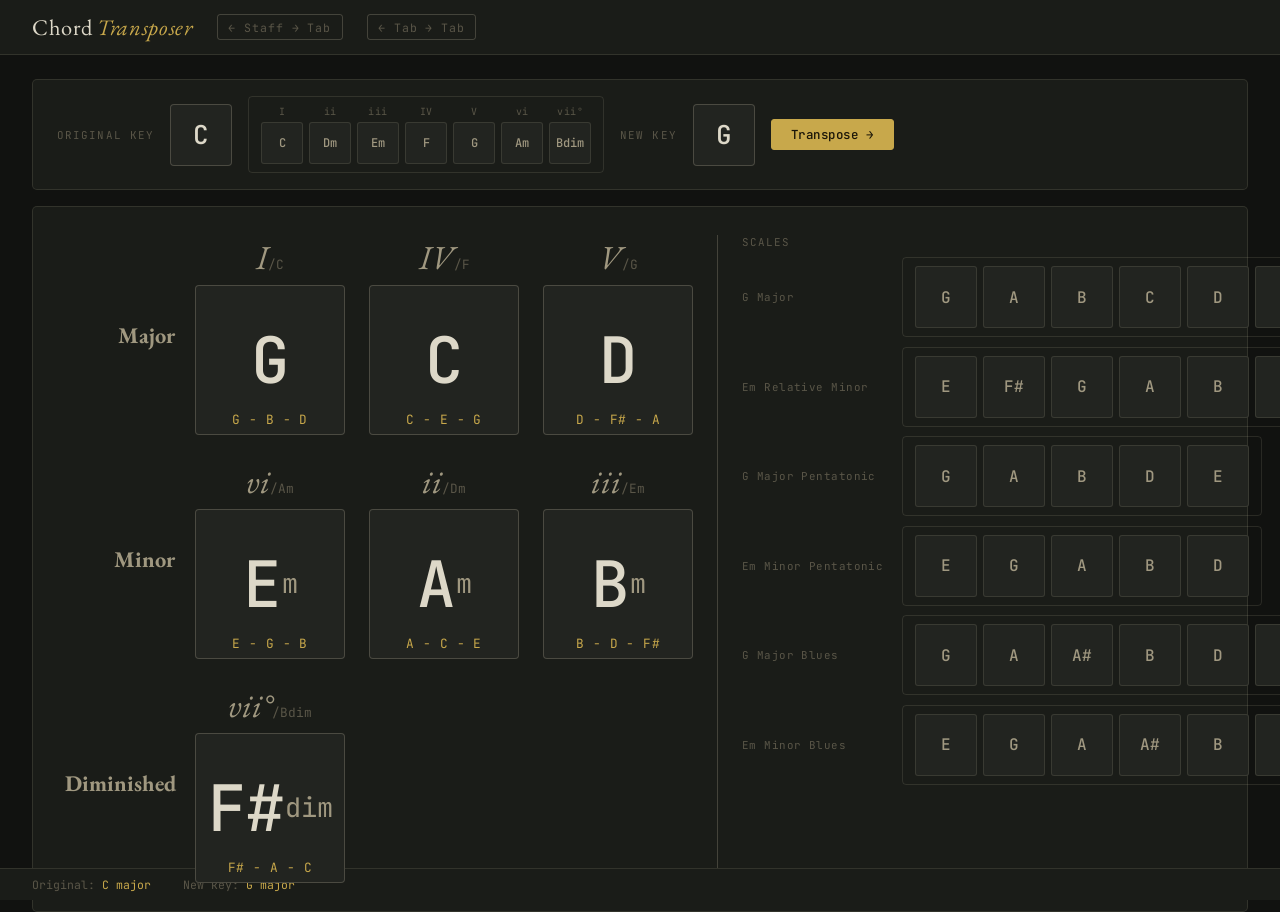
<file: transpose.html>
<!DOCTYPE html>
<html lang="en">
<head>
<meta charset="UTF-8">
<meta name="viewport" content="width=device-width, initial-scale=1.0">
<title>Chord Transposer</title>
<link href="https://fonts.googleapis.com/css2?family=EB+Garamond:ital,wght@0,400;0,700;1,400&family=JetBrains+Mono:wght@300;400;500&display=swap" rel="stylesheet">
<link rel="stylesheet" href="style.css">
<style>
  /* Page-specific overrides */
  body { overflow-y: auto; }

  main {
    display: flex;
    flex-direction: column;
    padding: 1.5rem 2rem;
    gap: 1rem;
    overflow: visible;
  }

  /* ── Top panel ───────────────────────────────────────── */
  .top-panel {
    background: var(--surface);
    border: 1px solid var(--border);
    border-radius: 5px;
    padding: 1rem 1.5rem;
    display: flex;
    align-items: center;
    gap: 1rem;
    flex-wrap: wrap;
  }

  .top-label {
    font-family: 'JetBrains Mono', monospace;
    font-size: 0.68rem;
    letter-spacing: 0.1em;
    text-transform: uppercase;
    color: var(--ink3);
    white-space: nowrap;
  }

  /* Key picker */
  .key-picker { position: relative; }

  .key-display {
    background: var(--surface2);
    border: 1px solid var(--border2);
    border-radius: 4px;
    width: 62px;
    height: 62px;
    display: flex;
    align-items: center;
    justify-content: center;
    font-family: 'JetBrains Mono', monospace;
    font-size: 26px;
    font-weight: 500;
    color: var(--ink);
    cursor: pointer;
    user-select: none;
    transition: border-color 0.15s;
  }
  .key-display:hover { border-color: var(--gold); color: var(--gold); }

  .key-dropdown {
    position: absolute;
    top: calc(100% + 4px);
    left: 0;
    background: var(--surface2);
    border: 1px solid var(--border2);
    border-radius: 4px;
    padding: 6px;
    z-index: 100;
    display: grid;
    grid-template-columns: repeat(4, 1fr);
    gap: 3px;
    width: 188px;
  }
  .key-dropdown.hidden { display: none; }

  .key-option {
    font-family: 'JetBrains Mono', monospace;
    font-size: 0.78rem;
    background: var(--surface);
    border: 1px solid var(--border);
    border-radius: 3px;
    padding: 6px 0;
    text-align: center;
    color: var(--ink2);
    cursor: pointer;
    transition: all 0.1s;
  }
  .key-option:hover { color: var(--ink); border-color: var(--border2); }
  .key-option.active { color: var(--gold); border-color: var(--gold); background: rgba(200,168,75,0.08); }

  /* Scale degrees strip */
  .scale-strip {
    border: 1px solid var(--border);
    border-radius: 4px;
    padding: 8px 12px;
    display: flex;
    gap: 6px;
  }

  .degree-item {
    display: flex;
    flex-direction: column;
    align-items: center;
    gap: 4px;
  }

  .roman {
    font-family: 'JetBrains Mono', monospace;
    font-size: 0.62rem;
    color: var(--ink3);
    letter-spacing: 0.05em;
  }

  .degree-box {
    background: var(--surface2);
    border: 1px solid var(--border);
    border-radius: 3px;
    width: 42px;
    height: 42px;
    display: flex;
    align-items: center;
    justify-content: center;
    font-family: 'JetBrains Mono', monospace;
    font-size: 0.75rem;
    font-weight: 500;
    color: var(--ink2);
    white-space: nowrap;
  }

  .results-right .degree-box {
    width: 62px;
    height: 62px;
    font-size: 1rem;
  }

  .scale-rows {
    display: flex;
    flex-direction: column;
    gap: 0.6rem;
  }

  .scale-row {
    display: flex;
    align-items: center;
    gap: 0.75rem;
  }

  .scale-row-label {
    font-family: 'JetBrains Mono', monospace;
    font-size: 0.68rem;
    color: var(--ink3);
    letter-spacing: 0.04em;
    width: 148px;
    flex-shrink: 0;
  }

  /* Transpose button — reuse .btn-convert from style.css */

  /* ── Results panel ───────────────────────────────────── */
  .results-panel {
    background: var(--surface);
    border: 1px solid var(--border);
    border-radius: 5px;
    padding: 1.75rem 2rem;
    display: flex;
    /* flex-direction: column; */
    gap: 1.5rem;
  }

  .results-divider {
    width: 1px;
    background: var(--border2);
    align-self: stretch;
    flex-shrink: 0;
  }

  .output-scale-label {
    font-family: 'JetBrains Mono', monospace;
    font-size: 0.68rem;
    letter-spacing: 0.1em;
    text-transform: uppercase;
    color: var(--ink3);
    margin-bottom: 0.5rem;
  }

  .results-empty {
    font-family: 'JetBrains Mono', monospace;
    font-size: 0.78rem;
    color: var(--ink3);
    font-style: italic;
  }

  .chords-grid {
    display: flex;
    flex-direction: column;
    gap: 1.5rem;
  }

  .chord-row {
    display: flex;
    gap: 1.5rem;
  }

  .chord-group {
    display: flex;
    flex-direction: row;
    align-items: center;
    gap: 1.25rem;
  }

  .chord-group-label {
    font-family: 'EB Garamond', Georgia, serif;
    font-size: 1.4rem;
    font-weight: 700;
    color: var(--ink2);
    text-align: right;
    width: 110px;
    flex-shrink: 0;
  }

  .chord-item {
    display: flex;
    flex-direction: column;
    align-items: center;
    gap: 6px;
  }

  .orig-roman {
    font-family: 'EB Garamond', Georgia, serif;
    font-size: 2.1rem;
    font-style: italic;
    color: var(--ink2);
  }

  .orig-label {
    font-family: 'JetBrains Mono', monospace;
    font-size: 0.8rem;
    color: var(--ink3);
  }

  .result-box {
    background: var(--surface2);
    border: 1px solid var(--border2);
    border-radius: 4px;
    width: 150px;
    height: 150px;
    display: flex;
    align-items: center;
    justify-content: center;
    font-family: 'JetBrains Mono', monospace;
    font-size: 4em;
    font-weight: 500;
    color: var(--ink);
    line-height: 1;
    position: relative;
  }

  .result-spell {
    position: absolute;
    bottom: 7px;
    left: 0;
    right: 0;
    text-align: center;
    font-family: 'JetBrains Mono', monospace;
    font-size: 0.8rem;
    font-weight: 400;
    color: var(--gold);
    letter-spacing: 0.03em;
  }

  .result-box .q {
    font-size: 0.42em;
    font-weight: 400;
    color: var(--ink2);
    vertical-align: sub;
    margin-left: 1px;
  }

  /* ── Capo suggestions ───────────────────────────────── */
  .results-right {
    display: flex;
    flex-direction: column;
    gap: 1.25rem;
  }

  .capo-list {
    display: flex;
    flex-direction: column;
    gap: 0.75rem;
    margin-top: 0.5rem;
  }

  .capo-item {
    display: flex;
    flex-direction: column;
    gap: 0.4rem;
  }

  .capo-header {
    display: flex;
    align-items: center;
    gap: 0.75rem;
    font-family: 'JetBrains Mono', monospace;
    font-size: 0.82rem;
  }

  .capo-formation {
    color: var(--ink2);
    width: 64px;
  }

  .capo-fret {
    color: var(--gold);
    font-weight: 500;
  }

  .capo-open {
    color: var(--ink3);
    font-style: italic;
  }

  .capo-chord-strip {
    display: flex;
    gap: 4px;
  }

  .capo-chord-box {
    background: var(--surface2);
    border: 1px solid var(--border);
    border-radius: 3px;
    width: 46px;
    height: 46px;
    display: flex;
    align-items: center;
    justify-content: center;
    font-family: 'JetBrains Mono', monospace;
    font-size: 0.65rem;
    font-weight: 500;
    color: var(--ink2);
    white-space: nowrap;
  }

</style>
</head>
<body>

<header>
  <h1>Chord <em>Transposer</em></h1>
  <a class="nav-link" href="home.html">← Staff → Tab</a>
  <a class="nav-link" href="tab-converter.html">← Tab → Tab</a>
</header>

<main>

  <div class="top-panel">
    <span class="top-label">Original Key</span>

    <div class="key-picker" id="origPicker">
      <div class="key-display" id="origDisplay" onclick="toggleDrop('orig')">C</div>
      <div class="key-dropdown hidden" id="origDrop"></div>
    </div>

    <div class="scale-strip" id="scaleDegrees"></div>

    <span class="top-label">New Key</span>

    <div class="key-picker" id="newPicker">
      <div class="key-display" id="newDisplay" onclick="toggleDrop('new')">G</div>
      <div class="key-dropdown hidden" id="newDrop"></div>
    </div>

    <button class="btn-convert" onclick="doTranspose()">Transpose →</button>
  </div>

  <div class="results-panel" id="results">
    <span class="results-empty">Select keys and click Transpose</span>
  </div>

</main>

<div class="status-bar" id="statusBar">
  <div>Original: <span id="statusOrig">C major</span></div>
  <div>New key: <span id="statusNew">G major</span></div>
  <div id="statusInterval" style="margin-left:auto"></div>
</div>

<script>
// ── Music theory ────────────────────────────────────────────────────────────
const KEYS        = ['C','G','D','A','E','B','F#','F','Bb','Eb','Ab','Db'];
const FLAT_KEYS   = new Set(['F','Bb','Eb','Ab','Db']);
const SHARP_NOTES = ['C','C#','D','D#','E','F','F#','G','G#','A','A#','B'];
const FLAT_NOTES  = ['C','Db','D','Eb','E','F','Gb','G','Ab','A','Bb','B'];
const INTERVALS   = [0, 2, 4, 5, 7, 9, 11];
const QUALITIES   = ['', 'm', 'm', '', '', 'm', 'dim'];
const ROMANS      = ['I', 'ii', 'iii', 'IV', 'V', 'vi', 'vii°'];

// Result display order: [I,IV,V] then [vi,ii,iii] then [vii°]
const LAYOUT = [[0,3,4],[5,1,2],[6]];


// ── State ───────────────────────────────────────────────────────────────────
let origKey = 'C';
let newKey  = 'G';

// ── Helpers ─────────────────────────────────────────────────────────────────
function noteIndex(n) {
  const i = SHARP_NOTES.indexOf(n);
  return i !== -1 ? i : FLAT_NOTES.indexOf(n);
}

function scaleChords(key) {
  const root  = noteIndex(key);
  const notes = FLAT_KEYS.has(key) ? FLAT_NOTES : SHARP_NOTES;
  return INTERVALS.map((iv, i) => ({
    root:    notes[(root + iv) % 12],
    quality: QUALITIES[i],
    roman:   ROMANS[i],
  }));
}

function name(c) { return c.root + c.quality; }

function chordHTML(str) {
  if (str.endsWith('dim')) return `${str.slice(0,-3)}<span class="q">dim</span>`;
  if (str.endsWith('m'))   return `${str.slice(0,-1)}<span class="q">m</span>`;
  return str;
}


// ── Dropdowns ────────────────────────────────────────────────────────────────
function buildDropdowns() {
  ['orig','new'].forEach(w => {
    document.getElementById(`${w}Drop`).innerHTML = KEYS.map(k =>
      `<div class="key-option" data-key="${k}" onclick="selectKey('${w}','${k}')">${k}</div>`
    ).join('');
  });
  refreshActive();
}

function toggleDrop(which) {
  const dd = document.getElementById(`${which}Drop`);
  const wasHidden = dd.classList.contains('hidden');
  document.querySelectorAll('.key-dropdown').forEach(d => d.classList.add('hidden'));
  if (wasHidden) dd.classList.remove('hidden');
}

function selectKey(which, key) {
  if (which === 'orig') {
    origKey = key;
    document.getElementById('origDisplay').textContent = key;
    renderScaleDegrees();
    document.getElementById('statusOrig').textContent = key + ' major';
  } else {
    newKey = key;
    document.getElementById('newDisplay').textContent = key;
    document.getElementById('statusNew').textContent = key + ' major';
  }
  document.getElementById(`${which}Drop`).classList.add('hidden');
  refreshActive();
}

function refreshActive() {
  document.querySelectorAll('#origDrop .key-option').forEach(el =>
    el.classList.toggle('active', el.dataset.key === origKey));
  document.querySelectorAll('#newDrop .key-option').forEach(el =>
    el.classList.toggle('active', el.dataset.key === newKey));
}

document.addEventListener('click', e => {
  if (!e.target.closest('.key-picker'))
    document.querySelectorAll('.key-dropdown').forEach(d => d.classList.add('hidden'));
});

// ── Scale degrees strip ──────────────────────────────────────────────────────
function renderScaleDegrees() {
  document.getElementById('scaleDegrees').innerHTML = scaleChords(origKey).map(c => `
    <div class="degree-item">
      <span class="roman">${c.roman}</span>
      <div class="degree-box">${name(c)}</div>
    </div>
  `).join('');
}

// ── Chord spelling ───────────────────────────────────────────────────────────
function chordSpelling(root, quality, useFlats) {
  const ri = noteIndex(root);
  const ns = useFlats ? FLAT_NOTES : SHARP_NOTES;
  const intervals = quality === 'dim' ? [0,3,6] : quality === 'm' ? [0,3,7] : [0,4,7];
  return intervals.map(iv => ns[(ri + iv) % 12]).join(' - ');
}

// ── Transpose ────────────────────────────────────────────────────────────────
function doTranspose() {
  const orig = scaleChords(origKey);
  const next = scaleChords(newKey);
  const useFlats = FLAT_KEYS.has(newKey);

  const ROW_LABELS = ['Major', 'Minor', 'Diminished'];

  const gridRows = LAYOUT.map((row, ri) =>
    `<div class="chord-group">
      <span class="chord-group-label">${ROW_LABELS[ri]}</span>
      <div class="chord-row">${row.map(i => `
        <div class="chord-item">
          <span class="orig-label"><span class="orig-roman">${orig[i].roman}</span>/${name(orig[i])}</span>
          <div class="result-box">
            ${chordHTML(name(next[i]))}
            <span class="result-spell">${chordSpelling(next[i].root, next[i].quality, useFlats)}</span>
          </div>
        </div>`).join('')}
      </div>
    </div>`
  ).join('');

  const relMinorRoot = next[5].root;

  function fromRoot(root, intervals) {
    const ri = noteIndex(root);
    const ns = useFlats ? FLAT_NOTES : SHARP_NOTES;
    return intervals.map(iv => ns[(ri + iv) % 12]);
  }

  const scaleGroups = [
    { label: `${newKey} Major`,                    notes: [0,1,2,3,4,5,6].map(i => next[i].root) },
    { label: `${relMinorRoot}m Relative Minor`,    notes: [5,6,0,1,2,3,4].map(i => next[i].root) },
    { label: `${newKey} Major Pentatonic`,         notes: [0,1,2,4,5].map(i => next[i].root) },
    { label: `${relMinorRoot}m Minor Pentatonic`,  notes: [5,0,1,2,4].map(i => next[i].root) },
    { label: `${newKey} Major Blues`,              notes: fromRoot(newKey,        [0,2,3,4,7,9]) },
    { label: `${relMinorRoot}m Minor Blues`,       notes: fromRoot(relMinorRoot,  [0,3,5,6,7,10]) },
  ];

  const scalesHTML = scaleGroups.map(sg => `
    <div class="scale-row">
      <span class="scale-row-label">${sg.label}</span>
      <div class="scale-strip" style="display:inline-flex">
        ${sg.notes.map(n => `<div class="degree-box">${n}</div>`).join('')}
      </div>
    </div>`).join('');

  const capoSuggestions = getCapoSuggestions(newKey);
  const capoHTML = capoSuggestions.map(s => {
    const formationChords = scaleChords(s.formation);
    const chordBoxes = formationChords.map((c, i) => `
      <div class="degree-item">
        <span class="roman">${ROMANS[i]}</span>
        <div class="capo-chord-box">${name(c)}</div>
      </div>`
    ).join('');
    return `
    <div class="capo-item">
      <div class="capo-header">
        <span class="capo-formation">${s.formation} shape</span>
        ${s.capoFret === 0
          ? '<span class="capo-open">open — no capo</span>'
          : `<span class="capo-fret">capo ${s.capoFret}</span>`}
      </div>
      <div class="capo-chord-strip">${chordBoxes}</div>
    </div>`;
  }).join('');

  document.getElementById('results').innerHTML =
    `<div class="chords-grid">${gridRows}</div>` +
    `<div class="results-divider"></div>` +
    `<div class="results-right">
      <div>
        <div class="output-scale-label">Scales</div>
        <div class="scale-rows">${scalesHTML}</div>
      </div>
      <div>
        
        
      </div>
    </div>`+
    `<div class="results-divider"></div>`+
    `<div class="capo">
      <div class="output-scale-label">Capo options</div>
      <div class="capo-list">${capoHTML}</div></div>`;

}

// ── Capo suggestions ────────────────────────────────────────────────────────
function getCapoSuggestions(targetKey) {
  const formations = ['E', 'A', 'D', 'G', 'C'];
  const targetIdx  = noteIndex(targetKey);
  return formations
    .map(f => ({ formation: f, capoFret: ((targetIdx - noteIndex(f)) % 12 + 12) % 12 }))
    .filter(s => s.capoFret <= 7)
    .sort((a, b) => a.capoFret - b.capoFret);
}

// ── Init ─────────────────────────────────────────────────────────────────────
buildDropdowns();
renderScaleDegrees();
doTranspose();
</script>
</body>
</html>
</file>
<file: style.css>
* { box-sizing: border-box; margin: 0; padding: 0; }

:root {
  --bg: #111210;
  --surface: #1a1c18;
  --surface2: #222420;
  --border: rgba(220,210,180,0.12);
  --border2: rgba(220,210,180,0.22);
  --ink: #ddd8c8;
  --ink2: #a09880;
  --ink3: #5a5648;
  --gold: #c8a84b;
  --gold2: #e8c86b;
  --note-fill: #e8dfc0;
  --note-sel: #c8a84b;
  --staff-line: rgba(220,210,180,0.55);
  --ledger: rgba(220,210,180,0.45);
  --tab-bg: #161714;
}

body {
  background: var(--bg);
  color: var(--ink);
  font-family: 'EB Garamond', Georgia, serif;
  height: 100vh;
  display: flex;
  flex-direction: column;
  overflow: hidden;
}

header {
  padding: 0.75rem 2rem;
  border-bottom: 1px solid var(--border);
  display: flex;
  align-items: center;
  gap: 1.5rem;
  background: var(--surface);
}

h1 {
  font-size: 1.4rem;
  font-weight: 400;
  letter-spacing: 0.03em;
  color: var(--ink);
}
h1 em { font-style: italic; color: var(--gold); }

.nav-link {
  font-family: 'JetBrains Mono', monospace;
  font-size: 0.72rem;
  color: var(--ink3);
  text-decoration: none;
  letter-spacing: 0.08em;
  border: 1px solid var(--border2);
  border-radius: 3px;
  padding: 0.28rem 0.65rem;
  transition: all 0.15s;
  
}
.nav-link:hover { color: var(--gold); border-color: var(--gold); }

select, button {
  font-family: 'JetBrains Mono', monospace;
  font-size: 0.78rem;
  background: var(--surface2);
  border: 1px solid var(--border2);
  border-radius: 3px;
  color: var(--ink);
  padding: 0.35rem 0.75rem;
  cursor: pointer;
  outline: none;
  transition: all 0.18s;
}
select:hover, select:focus { border-color: var(--gold); }

.btn-convert {
  background: var(--gold);
  color: #1a1508;
  border-color: var(--gold);
  font-weight: 500;
  padding: 0.38rem 1.2rem;
  letter-spacing: 0.04em;
}
.btn-convert:hover { background: var(--gold2); border-color: var(--gold2); }

.btn-clear {
  color: var(--ink2);
  border-color: var(--border2);
}
.btn-clear:hover { color: #e88; border-color: #e88; }

.btn-del {
  color: #e88;
  border-color: rgba(220,100,80,0.3);
  background: rgba(220,100,80,0.07);
}
.btn-del:hover { background: rgba(220,100,80,0.18); }

.btn-example {
  color: var(--ink3);
  border-color: var(--border2);
  background: transparent;
}
.btn-example:hover { color: var(--ink); border-color: var(--ink3); }

.accidental-group {
  display: flex;
  gap: 2px;
}
.acc-btn {
  padding: 0.35rem 0.6rem;
  font-size: 0.9rem;
  color: var(--ink2);
  border: 1px solid var(--border2);
  background: var(--surface2);
  border-radius: 3px;
  cursor: pointer;
  transition: all 0.15s;
}
.acc-btn.active, .acc-btn:hover { color: var(--gold); border-color: var(--gold); background: rgba(200,168,75,0.1); }

.dur-group { display: flex; gap: 2px; }
.dur-btn {
  padding: 0.3rem 0.5rem;
  font-size: 0.72rem;
  letter-spacing: 0.04em;
  color: var(--ink2);
  border: 1px solid var(--border2);
  background: var(--surface2);
  border-radius: 3px;
  cursor: pointer;
  transition: all 0.15s;
}
.dur-btn.active { color: var(--gold); border-color: var(--gold); background: rgba(200,168,75,0.1); }
.dur-btn:hover { color: var(--gold); }

main {
  flex: 1;
  display: grid;
  grid-template-columns: 1fr 1fr;
  min-height: 0;
  overflow: hidden;
}

.left-col {
  display: flex;
  flex-direction: column;
  border-right: 1px solid var(--border);
  overflow-y: auto;
  padding: 1.5rem;
  gap: 1rem;
}

.right-col {
  display: flex;
  flex-direction: column;
  overflow-y: auto;
  padding: 1.5rem;
  gap: 1.25rem;
  background: var(--tab-bg);
}

.staff-toolbar {
  display: flex;
  align-items: center;
  gap: 0.5rem;
  flex-wrap: wrap;
  padding-bottom: 0.85rem;
  margin-bottom: 0.85rem;
  border-bottom: 1px solid var(--border);
}

.staff-toolbar label {
  font-size: 0.68rem;
  letter-spacing: 0.1em;
  text-transform: uppercase;
  color: var(--ink3);
  font-family: 'JetBrains Mono', monospace;
}

.staff-toolbar-group {
  display: flex;
  align-items: center;
  gap: 0.35rem;
}

.staff-toolbar-sep {
  width: 1px;
  height: 22px;
  background: var(--border2);
  margin: 0 0.25rem;
}

.staff-section {
  background: var(--surface);
  border: 1px solid var(--border);
  border-radius: 5px;
  padding: 1.25rem 1.5rem;
}

.staff-section h2 {
  font-size: 0.68rem;
  letter-spacing: 0.14em;
  text-transform: uppercase;
  color: var(--ink3);
  margin-bottom: 1rem;
  font-family: 'JetBrains Mono', monospace;
  font-weight: 400;
}

.staff-canvas-wrap {
  overflow-x: auto;
  cursor: crosshair;
  border-radius: 3px;
}

canvas {
  display: block;
  background: transparent;
}

.input-section {
  background: var(--surface);
  border: 1px solid var(--border);
  border-radius: 5px;
  padding: 1.25rem 1.5rem;
  display: flex;
  flex-direction: column;
  gap: 1rem;
  flex: 1;
}

.section-header {
  display: flex;
  align-items: center;
  gap: 0.75rem;
}

.section-header h2 {
  font-size: 0.68rem;
  letter-spacing: 0.14em;
  text-transform: uppercase;
  color: var(--ink3);
  font-family: 'JetBrains Mono', monospace;
  font-weight: 400;
}

.input-controls {
  display: flex;
  align-items: center;
  gap: 0.5rem;
  flex-wrap: wrap;
  padding-bottom: 0.85rem;
  border-bottom: 1px solid var(--border);
}

.input-controls label {
  font-size: 0.68rem;
  letter-spacing: 0.1em;
  text-transform: uppercase;
  color: var(--ink3);
  font-family: 'JetBrains Mono', monospace;
}

.sep {
  width: 1px;
  height: 22px;
  background: var(--border2);
  margin: 0 0.25rem;
}

.string-inputs {
  display: flex;
  align-items: center;
  gap: 4px;
}
.string-entry {
  display: flex;
  flex-direction: column;
  align-items: center;
  gap: 2px;
}
.string-input {
  width: 36px;
  font-family: 'JetBrains Mono', monospace;
  font-size: 0.78rem;
  background: var(--surface2);
  border: 1px solid var(--border2);
  border-radius: 3px;
  color: var(--ink);
  padding: 0.3rem 0.25rem;
  text-align: center;
  outline: none;
  transition: border-color 0.15s;
}
.string-input:focus { border-color: var(--gold); }
.string-input.invalid { border-color: #e88; color: #e88; }
.string-label {
  font-family: 'JetBrains Mono', monospace;
  font-size: 0.6rem;
  color: var(--ink3);
}

#tabInput {
  font-family: 'JetBrains Mono', monospace;
  font-size: 0.85rem;
  line-height: 1.75;
  background: var(--tab-bg);
  border: 1px solid var(--border2);
  border-radius: 3px;
  color: var(--ink);
  padding: 1rem;
  resize: none;
  flex: 1;
  min-height: 280px;
  outline: none;
  letter-spacing: 0.02em;
  transition: border-color 0.15s;
}
#tabInput:focus { border-color: var(--gold); }
#tabInput::placeholder { color: var(--ink3); }

.parse-info {
  font-family: 'JetBrains Mono', monospace;
  font-size: 0.72rem;
  color: var(--ink3);
  display: flex;
  gap: 1.5rem;
  align-items: center;
}
.parse-info .ok { color: var(--gold); }
.parse-info .err { color: #e88; }

.tab-section {
  background: var(--surface);
  border: 1px solid var(--border);
  border-radius: 5px;
  padding: 1.25rem 1.5rem;
}

.tab-section h2 {
  font-size: 0.68rem;
  letter-spacing: 0.14em;
  text-transform: uppercase;
  color: var(--ink3);
  margin-bottom: 1rem;
  font-family: 'JetBrains Mono', monospace;
  font-weight: 400;
}

.tab-header {
  display: flex;
  align-items: center;
  gap: 1rem;
  margin-bottom: 1rem;
  flex-wrap: wrap;
}
.tab-header h2 {
  font-size: 0.68rem;
  letter-spacing: 0.14em;
  text-transform: uppercase;
  color: var(--ink3);
  font-family: 'JetBrains Mono', monospace;
  font-weight: 400;
  margin-bottom: 0;
}

.transpose-controls {
  margin-left: auto;
  display: flex;
  align-items: center;
  gap: 0.5rem;
  flex-wrap: wrap;
}
.transpose-controls label {
  font-family: 'JetBrains Mono', monospace;
  font-size: 0.68rem;
  letter-spacing: 0.1em;
  text-transform: uppercase;
  color: var(--ink3);
}
.transpose-btn {
  font-family: 'JetBrains Mono', monospace;
  font-size: 0.9rem;
  font-weight: 500;
  width: 28px; height: 28px;
  padding: 0;
  display: flex; align-items: center; justify-content: center;
  background: var(--surface2);
  border: 1px solid var(--border2);
  border-radius: 3px;
  color: var(--ink2);
  cursor: pointer;
  transition: all 0.15s;
  line-height: 1;
}
.transpose-btn:hover { color: var(--gold); border-color: var(--gold); }
.transpose-display {
  font-family: 'JetBrains Mono', monospace;
  font-size: 0.82rem;
  min-width: 96px;
  text-align: center;
  color: var(--ink);
  background: var(--surface2);
  border: 1px solid var(--border2);
  border-radius: 3px;
  padding: 0.3rem 0.5rem;
}
.offset-val { color: var(--gold); font-weight: 500; }
.offset-zero { color: var(--ink3); }
.transpose-reset {
  font-family: 'JetBrains Mono', monospace;
  font-size: 0.7rem;
  padding: 0.28rem 0.55rem;
  background: transparent;
  border: 1px solid var(--border2);
  border-radius: 3px;
  color: var(--ink3);
  cursor: pointer;
  transition: all 0.15s;
}
.transpose-reset:hover { color: var(--ink); border-color: var(--ink3); }

.tab-output {
  font-family: 'JetBrains Mono', monospace;
  font-size: 0.88rem;
  line-height: 1.85;
  color: var(--ink);
  white-space: pre;
  overflow-x: auto;
  padding: 0.5rem 0;
  letter-spacing: 0.04em;
}

.tab-output .string-name { color: var(--gold); font-weight: 500; }
.tab-output .fret-num { color: var(--note-fill); }

.hint {
  font-size: 0.78rem;
  color: var(--ink3);
  font-family: 'JetBrains Mono', monospace;
  padding: 1rem 0;
  font-style: italic;
}

.status-bar {
  padding: 0.5rem 2rem;
  border-top: 1px solid var(--border);
  background: var(--surface);
  font-family: 'JetBrains Mono', monospace;
  font-size: 0.72rem;
  color: var(--ink3);
  display: flex;
  gap: 2rem;
}
.status-bar span { color: var(--gold); }
</file>
